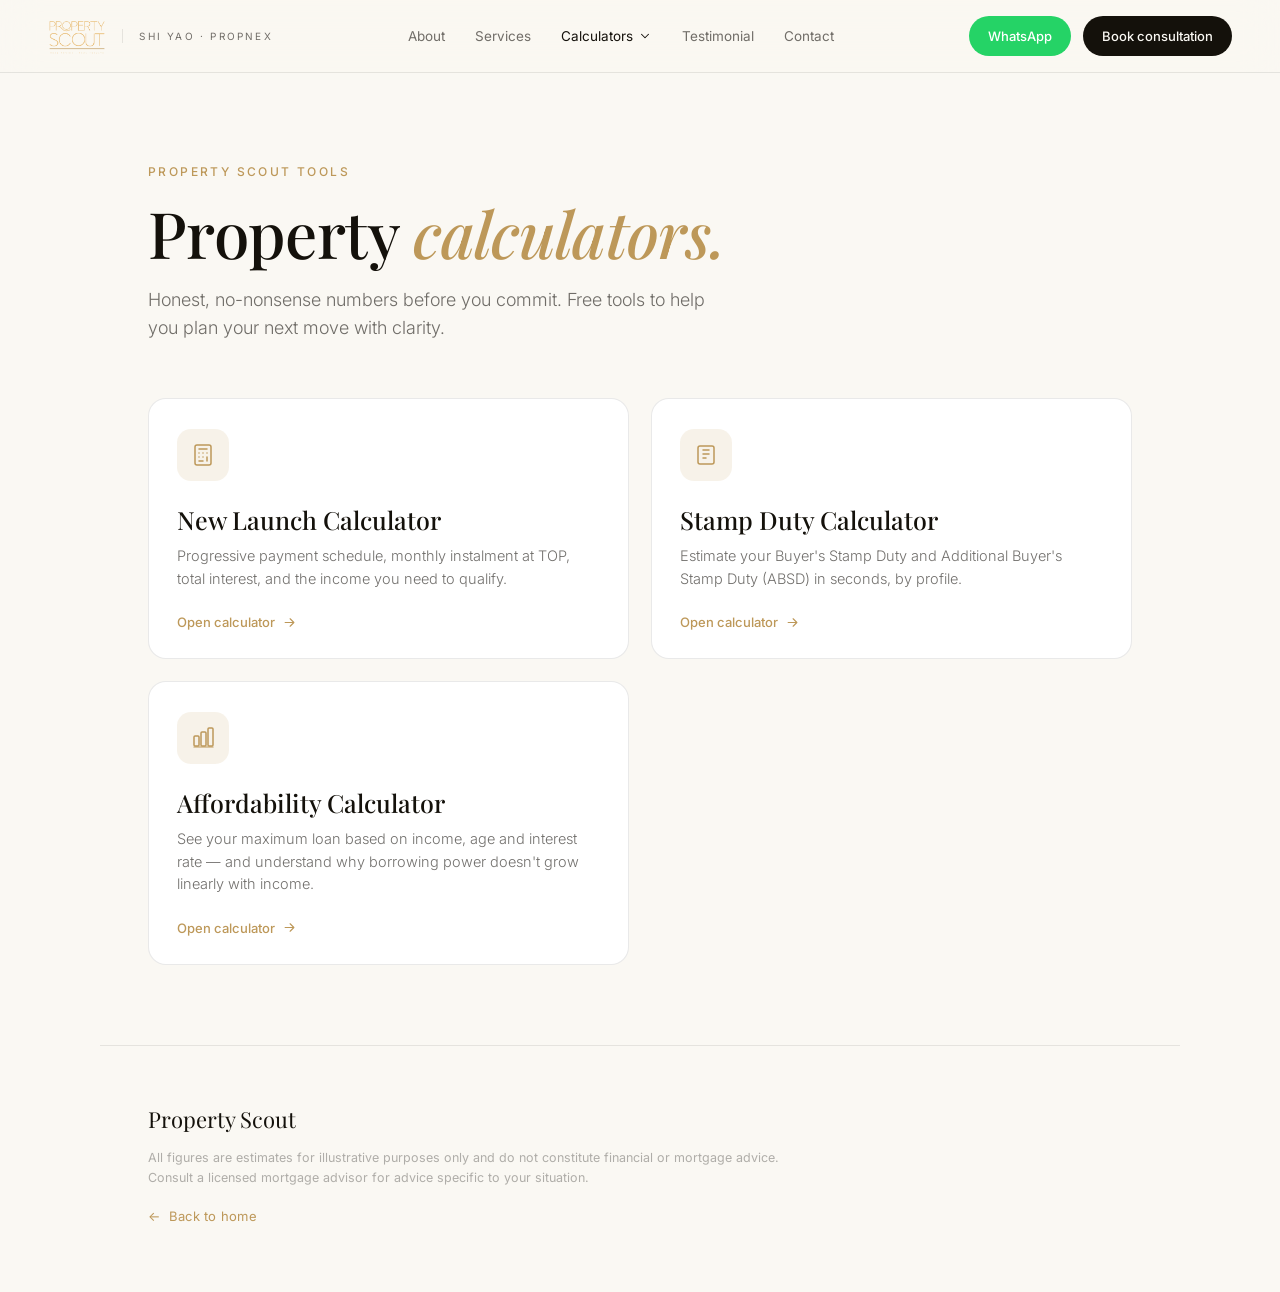
<file: calculators.html>
<!DOCTYPE html>
<html lang="en">
<head>
<meta charset="UTF-8">
<meta name="viewport" content="width=device-width, initial-scale=1.0">
<title>Calculators — Property Scout</title>

<!-- Meta Pixel Code -->
<script>
!function(f,b,e,v,n,t,s)
{if(f.fbq)return;n=f.fbq=function(){n.callMethod?
n.callMethod.apply(n,arguments):n.queue.push(arguments)};
if(!f._fbq)f._fbq=n;n.push=n;n.loaded=!0;n.version='2.0';
n.queue=[];t=b.createElement(e);t.async=!0;
t.src=v;s=b.getElementsByTagName(e)[0];
s.parentNode.insertBefore(t,s)}(window, document,'script',
'https://connect.facebook.net/en_US/fbevents.js');
fbq('init', '2206597736798243');
fbq('track', 'PageView');
</script>
<!-- End Meta Pixel Code -->

<link rel="preconnect" href="https://fonts.googleapis.com">
<link rel="preconnect" href="https://fonts.gstatic.com" crossorigin>
<link href="https://fonts.googleapis.com/css2?family=Playfair+Display:ital,wght@0,400;0,500;0,600;1,400;1,500&family=Inter:wght@300;400;500;600&display=swap" rel="stylesheet">
<style>
:root {
  --ink: #14110b;
  --ink-60: rgba(20,17,11,0.6);
  --ink-30: rgba(20,17,11,0.32);
  --ink-10: rgba(20,17,11,0.09);
  --gold: #bd9859;
  --gold-light: #ead7b3;
  --gold-dim: rgba(189,152,89,0.13);
  --cream: #faf8f3;
  --white: #ffffff;
}
* { margin: 0; padding: 0; box-sizing: border-box; }
body {
  font-family: 'Inter', sans-serif;
  background: var(--cream);
  color: var(--ink);
  -webkit-font-smoothing: antialiased;
  line-height: 1.55;
}

/* NAV */
.ps-nav {
  position: sticky; top: 0; z-index: 50;
  backdrop-filter: blur(18px) saturate(160%);
  -webkit-backdrop-filter: blur(18px) saturate(160%);
  background: color-mix(in oklab, var(--cream) 78%, transparent);
  border-bottom: 1px solid var(--ink-10);
}
.ps-nav-inner {
  max-width: 1320px; margin: 0 auto;
  padding: 0 clamp(20px, 4vw, 48px);
  height: 72px;
  display: flex; align-items: center; justify-content: space-between; gap: 24px;
}
.ps-brand { display: flex; align-items: center; gap: 16px; text-decoration: none; }
.ps-brand img { height: 38px; width: auto; display: block; }
.ps-brand-sub {
  font-size: 10px; letter-spacing: 0.22em; text-transform: uppercase;
  color: var(--ink-60); padding-left: 16px; border-left: 1px solid var(--ink-10); line-height: 1.4;
}
.ps-nav-links { display: flex; align-items: center; gap: 30px; }
.ps-nav-links a {
  font-size: 13.5px; color: var(--ink-60); text-decoration: none; position: relative;
  padding: 8px 0; transition: color .2s ease; white-space: nowrap;
}
.ps-nav-links a:hover { color: var(--gold); }
.ps-nav-links a.active { color: var(--ink); }
/* Calculators dropdown (static pages) */
.ps-dd { position: relative; display: inline-flex; align-items: center; }
.ps-dd-trigger {
  display: inline-flex; align-items: center; gap: 5px; cursor: pointer;
  font-size: 13.5px; color: var(--ink-60);
  padding: 8px 0; transition: color .2s ease; white-space: nowrap; background: none; border: 0;
}
.ps-dd-trigger.active { color: var(--ink); }
.ps-dd-chev { transition: transform .25s ease; }
.ps-dd:hover .ps-dd-trigger, .ps-dd:focus-within .ps-dd-trigger { color: var(--gold); }
.ps-dd:hover .ps-dd-chev, .ps-dd:focus-within .ps-dd-chev { transform: rotate(180deg); }
.ps-dd-menu {
  position: absolute; top: 100%; left: 50%; transform: translateX(-50%) translateY(8px);
  min-width: 248px; padding: 8px;
  background: #fff; border: 1px solid var(--ink-10); border-radius: 14px;
  box-shadow: 0 18px 50px -12px rgba(20,17,11,0.28);
  opacity: 0; visibility: hidden; pointer-events: none;
  transition: opacity .2s ease, visibility .2s; z-index: 60;
}
.ps-dd:hover .ps-dd-menu, .ps-dd:focus-within .ps-dd-menu {
  opacity: 1; visibility: visible; pointer-events: auto;
}
.ps-dd-menu::before { content: ""; position: absolute; top: -10px; left: 0; right: 0; height: 10px; }
.ps-dd-item {
  display: flex; align-items: center; justify-content: space-between; gap: 12px;
  padding: 11px 14px; border-radius: 9px;
  font-size: 14px; color: var(--ink); text-decoration: none;
  transition: background .15s ease, color .15s ease;
}
.ps-dd-item:hover { background: rgba(189,152,89,0.10); color: var(--gold); }
.ps-dd-item.active { color: var(--gold); }
.ps-dd-item.is-soon { color: var(--ink-30); cursor: default; }
.ps-dd-item.is-soon:hover { background: transparent; color: var(--ink-30); }
.ps-dd-soon {
  font-size: 10px; letter-spacing: 0.14em; text-transform: uppercase;
  color: var(--gold); background: rgba(189,152,89,0.13);
  padding: 3px 7px; border-radius: 999px;
}
.ps-dd-sep { height: 1px; background: var(--ink-10); margin: 6px 8px; }
.ps-nav-cta { display: flex; align-items: center; gap: 12px; }
.ps-btn {
  display: inline-flex; align-items: center; gap: 8px;
  height: 40px; padding: 0 18px; border-radius: 999px;
  font-size: 13px; font-weight: 500;
  text-decoration: none; border: 1px solid transparent;
  transition: background .2s ease, color .2s ease, transform .2s ease;
}
.ps-btn:hover { transform: translateY(-1px); }
.ps-btn-wa { background: #25d366; color: #fff; }
.ps-btn-wa:hover { background: #1fb858; }
.ps-btn-primary { background: var(--ink); color: var(--cream); }
.ps-btn-primary:hover { background: var(--gold); color: #14110b; }
@media (max-width: 1024px) { .ps-nav-links { display: none; } }
@media (max-width: 560px) {
  .ps-brand-sub { display: none; }
  .ps-nav-cta .ps-btn-primary { display: none; }
}

/* PAGE */
.page { max-width: 1080px; margin: 0 auto; padding: clamp(48px, 7vw, 90px) clamp(20px, 4vw, 48px) 40px; }
.eyebrow {
  font-size: 12px; letter-spacing: 0.2em; text-transform: uppercase;
  color: var(--gold); font-weight: 500; margin-bottom: 18px;
}
.page-title {
  font-family: 'Playfair Display', serif;
  font-size: clamp(40px, 6vw, 64px); font-weight: 500; line-height: 1.05;
  letter-spacing: -0.01em;
}
.page-title em { font-style: italic; color: var(--gold); }
.page-sub {
  font-size: 18px; font-weight: 300; color: var(--ink-60);
  margin-top: 20px; max-width: 560px;
}

/* GRID */
.calc-grid {
  display: grid; grid-template-columns: repeat(auto-fill, minmax(320px, 1fr));
  gap: 22px; margin-top: 56px;
}
.calc-card {
  position: relative; display: flex; flex-direction: column;
  background: var(--white);
  border: 1px solid var(--ink-10);
  border-radius: 18px;
  padding: 30px 28px 26px;
  text-decoration: none; color: inherit;
  transition: transform .25s ease, box-shadow .25s ease, border-color .25s ease;
  min-height: 230px;
}
.calc-card.live:hover {
  transform: translateY(-4px);
  box-shadow: 0 22px 50px -20px rgba(20,17,11,0.22);
  border-color: var(--gold-light);
}
.calc-card.soon { cursor: default; }
.calc-icon {
  width: 52px; height: 52px; border-radius: 14px;
  background: var(--gold-dim); color: var(--gold);
  display: flex; align-items: center; justify-content: center;
  margin-bottom: 24px;
}
.calc-card h3 {
  font-family: 'Playfair Display', serif;
  font-size: 25px; font-weight: 500; line-height: 1.2;
}
.calc-card p {
  font-size: 14.5px; font-weight: 300; color: var(--ink-60);
  margin-top: 10px; flex: 1;
}
.calc-foot {
  display: inline-flex; align-items: center; gap: 7px;
  margin-top: 22px; font-size: 13px; font-weight: 500; color: var(--gold);
}
.calc-foot svg { transition: transform .25s ease; }
.calc-card.live:hover .calc-foot svg { transform: translateX(3px); }
.calc-badge {
  position: absolute; top: 22px; right: 22px;
  font-size: 10px; letter-spacing: 0.14em; text-transform: uppercase;
  color: var(--ink-60); background: var(--ink-10);
  padding: 5px 10px; border-radius: 999px;
}
.calc-card.soon h3, .calc-card.soon p { opacity: 0.55; }
.calc-card.soon .calc-icon { opacity: 0.5; }

/* FOOTER */
.footer {
  max-width: 1080px; margin: 0 auto;
  padding: 56px clamp(20px, 4vw, 48px) 64px;
  border-top: 1px solid var(--ink-10); margin-top: 40px;
}
.footer-brand { font-family: 'Playfair Display', serif; font-size: 22px; color: var(--ink); }
.footer-disc { font-size: 12.5px; color: var(--ink-30); margin-top: 12px; max-width: 640px; line-height: 1.6; }
.footer a.back {
  display: inline-flex; align-items: center; gap: 8px; margin-top: 18px;
  font-size: 13px; color: var(--gold); text-decoration: none; letter-spacing: 0.02em;
}
</style>
<template id="__bundler_thumbnail" data-bg-color="#14110b">
  <svg viewBox="0 0 1200 800" xmlns="http://www.w3.org/2000/svg">
    <rect width="1200" height="800" fill="#14110b"/>
    <g transform="translate(490,250)" fill="none" stroke="#bd9859" stroke-width="10" stroke-linecap="round">
      <rect x="0" y="0" width="220" height="300" rx="22"/>
      <line x1="0" y1="86" x2="220" y2="86"/>
      <circle cx="55" cy="150" r="12" fill="#bd9859" stroke="none"/>
      <circle cx="110" cy="150" r="12" fill="#bd9859" stroke="none"/>
      <circle cx="165" cy="150" r="12" fill="#bd9859" stroke="none"/>
      <circle cx="55" cy="215" r="12" fill="#bd9859" stroke="none"/>
      <circle cx="110" cy="215" r="12" fill="#bd9859" stroke="none"/>
      <rect x="151" y="201" width="28" height="55" rx="8" fill="#e6b86d" stroke="none"/>
    </g>
    <text x="600" y="640" text-anchor="middle" font-family="Georgia, serif" font-size="46" fill="#faf8f3">Calculators</text>
  </svg>
</template>
</head>
<body>
<nav class="ps-nav">
  <div class="ps-nav-inner">
    <a class="ps-brand" href="index.html" aria-label="Property Scout — home">
      <img src="assets/property-scout-logo.png" alt="Property Scout" />
      <span class="ps-brand-sub">Shi Yao · PropNex</span>
    </a>
    <div class="ps-nav-links">
      <a href="index.html#about">About</a>
      <a href="index.html#services">Services</a>
      <div class="ps-dd" tabindex="0">
        <span class="ps-dd-trigger active">Calculators
          <svg class="ps-dd-chev" width="14" height="14" viewBox="0 0 24 24" fill="none" stroke="currentColor" stroke-width="1.8" stroke-linecap="round" stroke-linejoin="round"><path d="M6 9l6 6 6-6"/></svg>
        </span>
        <div class="ps-dd-menu">
          <a class="ps-dd-item active" href="calculators.html"><span>All calculators</span></a>
          <div class="ps-dd-sep"></div>
          <a class="ps-dd-item" href="New Launch Calculator.html"><span>New Launch Calculator</span></a>
          <a class="ps-dd-item" href="Stamp Duty Calculator.html"><span>Stamp Duty Calculator</span></a>
          <a class="ps-dd-item" href="Affordability Calculator.html"><span>Affordability Calculator</span></a>
        </div>
      </div>
      <a href="index.html#testimonial">Testimonial</a>
      <a href="index.html#contact">Contact</a>
    </div>
    <div class="ps-nav-cta">
      <a class="ps-btn ps-btn-wa" href="https://wa.me/6588877800?text=Hi%20Shi%20Yao%2C%20I'd%20like%20to%20find%20out%20more%20about%20my%20property%20options." target="_blank" rel="noreferrer">WhatsApp</a>
      <a class="ps-btn ps-btn-primary" href="index.html#contact">Book consultation</a>
    </div>
  </div>
</nav>

<div class="page">
  <div class="eyebrow">Property Scout tools</div>
  <h1 class="page-title">Property <em>calculators.</em></h1>
  <p class="page-sub">Honest, no-nonsense numbers before you commit. Free tools to help you plan your next move with clarity.</p>

  <div class="calc-grid">
    <a class="calc-card live" href="New Launch Calculator.html">
      <div class="calc-icon"><svg width="24" height="24" viewBox="0 0 24 24" fill="none" stroke="currentColor" stroke-width="1.5" stroke-linecap="round" stroke-linejoin="round"><rect x="4" y="2" width="16" height="20" rx="2"/><path d="M8 6h8M8 10h0M12 10h0M16 10h0M8 14h0M12 14h0M16 14v4M8 18h4"/></svg></div>
      <h3>New Launch Calculator</h3>
      <p>Progressive payment schedule, monthly instalment at TOP, total interest, and the income you need to qualify.</p>
      <span class="calc-foot">Open calculator <svg width="15" height="15" viewBox="0 0 24 24" fill="none" stroke="currentColor" stroke-width="1.8" stroke-linecap="round" stroke-linejoin="round"><path d="M5 12h14M13 6l6 6-6 6"/></svg></span>
    </a>

    <a class="calc-card live" href="Stamp Duty Calculator.html">
      <div class="calc-icon"><svg width="24" height="24" viewBox="0 0 24 24" fill="none" stroke="currentColor" stroke-width="1.5" stroke-linecap="round" stroke-linejoin="round"><path d="M9 7h6M9 11h6M9 15h3"/><rect x="4" y="3" width="16" height="18" rx="2"/></svg></div>
      <h3>Stamp Duty Calculator</h3>
      <p>Estimate your Buyer's Stamp Duty and Additional Buyer's Stamp Duty (ABSD) in seconds, by profile.</p>
      <span class="calc-foot">Open calculator <svg width="15" height="15" viewBox="0 0 24 24" fill="none" stroke="currentColor" stroke-width="1.8" stroke-linecap="round" stroke-linejoin="round"><path d="M5 12h14M13 6l6 6-6 6"/></svg></span>
    </a>

    <a class="calc-card live" href="Affordability Calculator.html">
      <div class="calc-icon"><svg width="24" height="24" viewBox="0 0 24 24" fill="none" stroke="currentColor" stroke-width="1.5" stroke-linecap="round" stroke-linejoin="round"><rect x="3" y="10" width="5" height="10" rx="1"/><rect x="10" y="6" width="5" height="14" rx="1"/><rect x="17" y="2" width="5" height="18" rx="1"/><path d="M3 21h19" stroke-width="1.2"/></svg></div>
      <h3>Affordability Calculator</h3>
      <p>See your maximum loan based on income, age and interest rate — and understand why borrowing power doesn't grow linearly with income.</p>
      <span class="calc-foot">Open calculator <svg width="15" height="15" viewBox="0 0 24 24" fill="none" stroke="currentColor" stroke-width="1.8" stroke-linecap="round" stroke-linejoin="round"><path d="M5 12h14M13 6l6 6-6 6"/></svg></span>
    </a>
  </div>
</div>

<footer class="footer">
  <div class="footer-brand">Property Scout</div>
  <p class="footer-disc">All figures are estimates for illustrative purposes only and do not constitute financial or mortgage advice. Consult a licensed mortgage advisor for advice specific to your situation.</p>
  <a class="back" href="index.html">&larr;&nbsp; Back to home</a>
</footer>
</body>
</html>
</file>
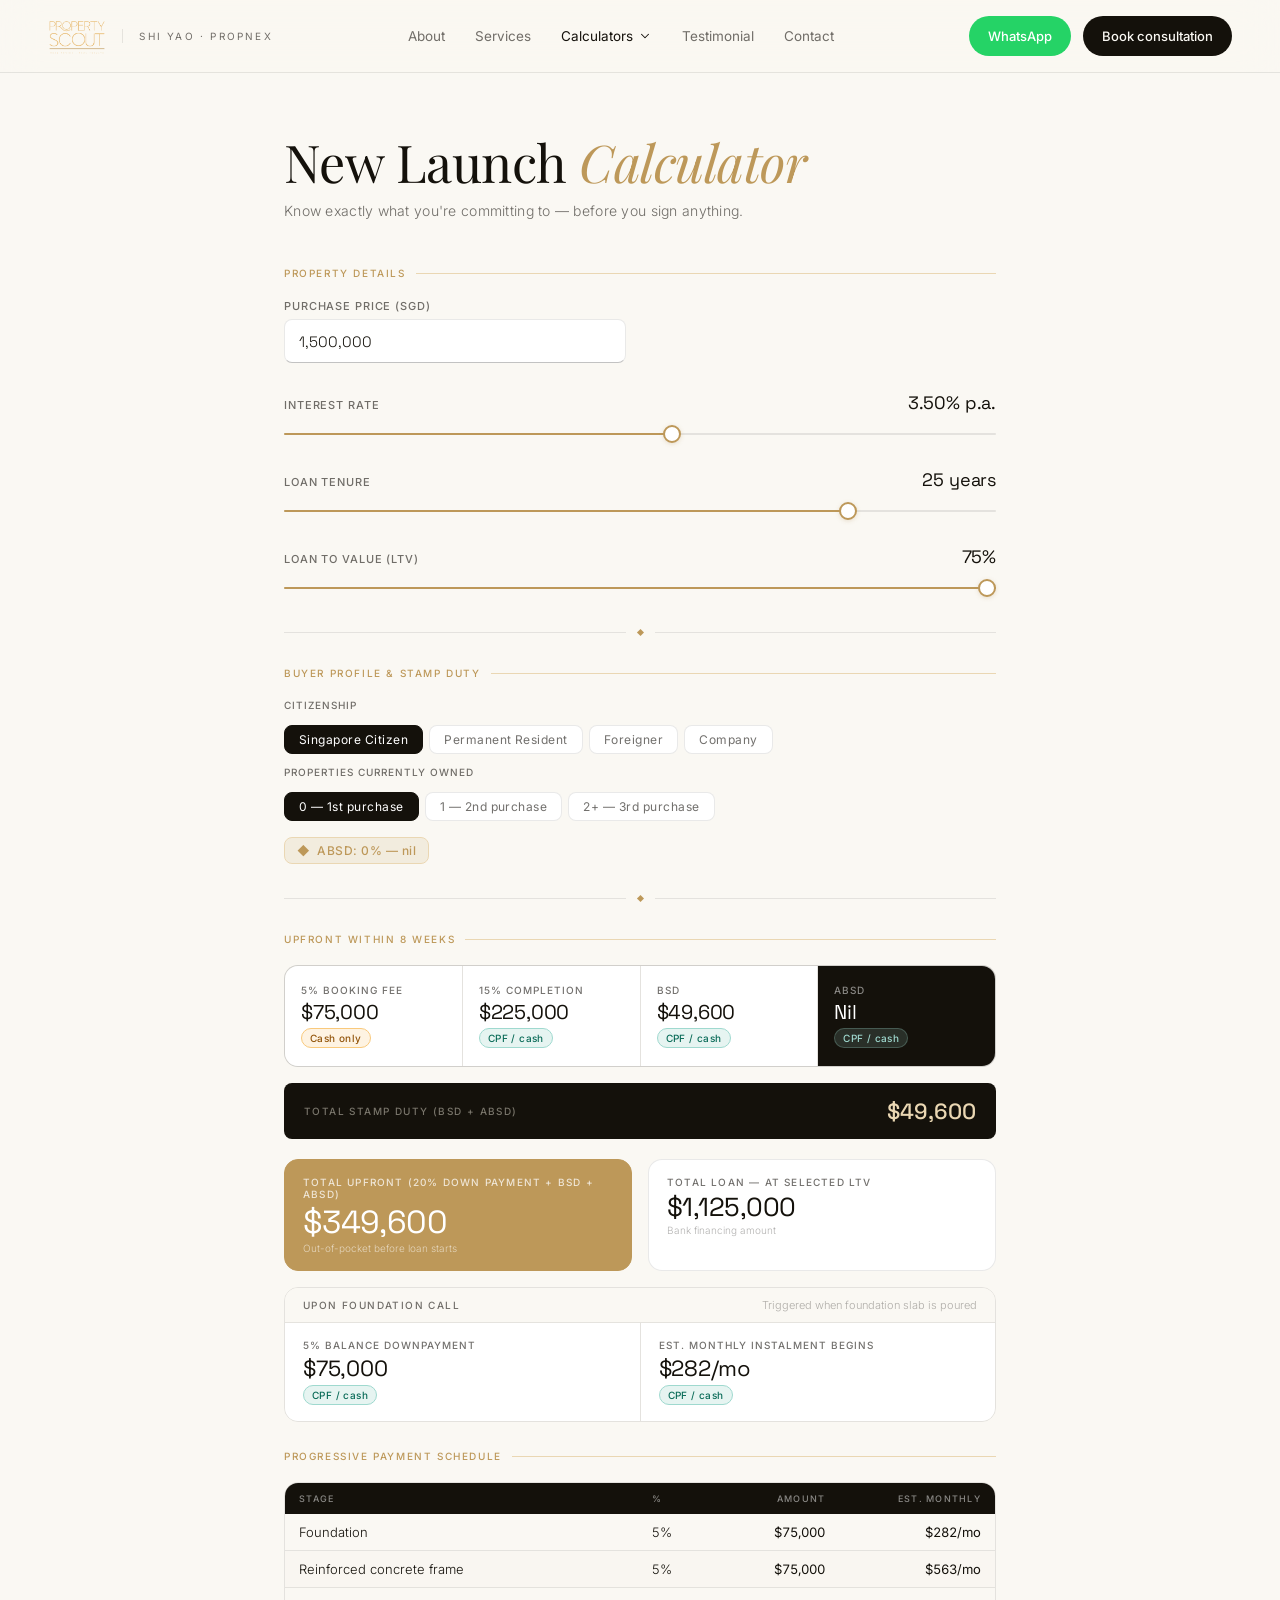
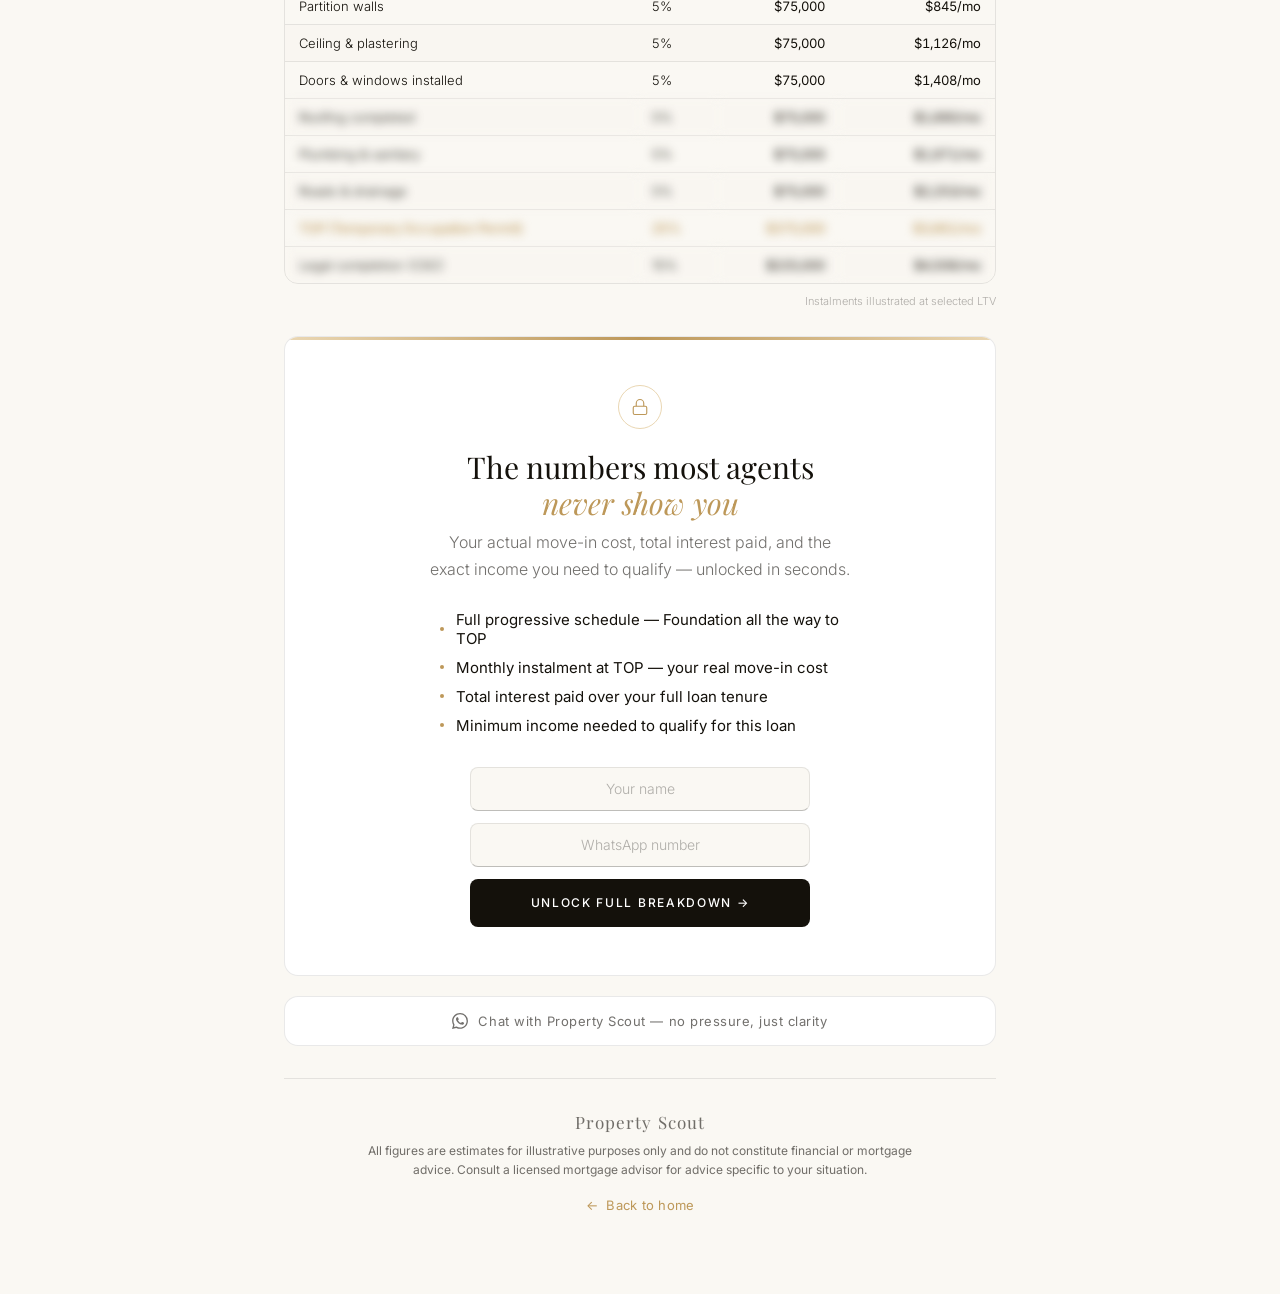
<file: New Launch Calculator.html>
<!DOCTYPE html>
<html lang="en">
<head>
<meta charset="UTF-8">
<meta name="viewport" content="width=device-width, initial-scale=1.0">
<title>New Launch Calculator — Property Scout</title>

<!-- Meta Pixel Code -->
<script>
!function(f,b,e,v,n,t,s)
{if(f.fbq)return;n=f.fbq=function(){n.callMethod?
n.callMethod.apply(n,arguments):n.queue.push(arguments)};
if(!f._fbq)f._fbq=n;n.push=n;n.loaded=!0;n.version='2.0';
n.queue=[];t=b.createElement(e);t.async=!0;
t.src=v;s=b.getElementsByTagName(e)[0];
s.parentNode.insertBefore(t,s)}(window, document,'script',
'https://connect.facebook.net/en_US/fbevents.js');
fbq('init', '2206597736798243');
fbq('track', 'PageView');
</script>
<!-- End Meta Pixel Code -->
<link rel="preconnect" href="https://fonts.googleapis.com">
<link rel="preconnect" href="https://fonts.gstatic.com" crossorigin>
<link href="https://fonts.googleapis.com/css2?family=Playfair+Display:ital,wght@0,400;0,500;0,600;1,400;1,500&family=Inter:wght@300;400;500;600&family=Space+Grotesk:wght@300;400;500&display=swap" rel="stylesheet">
<style>
:root {
  --ink: #14110b;
  --ink-60: rgba(20,17,11,0.6);
  --ink-30: rgba(20,17,11,0.32);
  --ink-10: rgba(20,17,11,0.09);
  --gold: #bd9859;
  --gold-light: #ead7b3;
  --gold-dim: rgba(189,152,89,0.13);
  --cream: #faf8f3;
  --white: #ffffff;
  --radius: 8px;
  --radius-lg: 14px;
}

*, *::before, *::after { box-sizing: border-box; margin: 0; padding: 0; }

body {
  font-family: 'Inter', sans-serif;
  background: var(--cream);
  color: var(--ink);
  min-height: 100vh;
}

.page {
  max-width: 760px;
  margin: 0 auto;
  padding: 60px 24px 80px;
}

/* HEADER */
.header {
  display: flex;
  align-items: flex-start;
  justify-content: space-between;
  margin-bottom: 56px;
  padding-bottom: 32px;
  border-bottom: 1px solid var(--ink-10);
}

.logo {
  display: flex;
  flex-direction: column;
  gap: 2px;
}

.logo-name {
  font-family: 'Playfair Display', serif;
  font-size: 22px;
  font-weight: 500;
  letter-spacing: 0.04em;
  color: var(--ink);
}

.header-tag {
  font-size: 11px;
  color: var(--ink-60);
  text-align: right;
  line-height: 1.6;
  padding-top: 4px;
}

/* HERO */
.hero {
  margin-bottom: 48px;
}

.hero-title {
  font-family: 'Playfair Display', serif;
  font-size: 52px;
  font-weight: 300;
  line-height: 1.1;
  letter-spacing: -0.01em;
  color: var(--ink);
  margin-bottom: 12px;
  white-space: nowrap;
}

.hero-title em {
  font-style: italic;
  color: var(--gold);
}

.hero-sub {
  font-size: 14px;
  color: var(--ink-60);
  font-weight: 300;
  letter-spacing: 0.02em;
}

/* DIVIDER */
.rule {
  display: flex;
  align-items: center;
  gap: 12px;
  margin: 32px 0;
}
.rule::before, .rule::after {
  content: '';
  flex: 1;
  height: 1px;
  background: var(--ink-10);
}
.rule-diamond {
  width: 5px;
  height: 5px;
  background: var(--gold);
  transform: rotate(45deg);
  flex-shrink: 0;
}

/* SECTION LABEL */
.section-label {
  font-size: 10px;
  font-weight: 500;
  letter-spacing: 0.16em;
  text-transform: uppercase;
  color: var(--gold);
  margin-bottom: 20px;
  display: flex;
  align-items: center;
  gap: 10px;
}
.section-label::after {
  content: '';
  flex: 1;
  height: 1px;
  background: var(--gold-light);
}

/* INPUT GRID */
.input-grid {
  display: grid;
  grid-template-columns: 1fr 1fr;
  gap: 20px 28px;
  margin-bottom: 28px;
}

.input-grid.three {
  grid-template-columns: 1fr 1fr 1fr;
}

.field { display: flex; flex-direction: column; gap: 6px; }

.field label {
  font-size: 11px;
  font-weight: 500;
  letter-spacing: 0.08em;
  text-transform: uppercase;
  color: var(--ink-60);
}

.field input[type=number],
.field input[type=text] {
  height: 44px;
  padding: 0 14px;
  font-size: 15px;
  font-family: 'Inter', sans-serif;
  font-weight: 300;
  border: 1px solid var(--ink-10);
  border-bottom: 1px solid rgba(14,14,14,0.25);
  background: var(--white);
  color: var(--ink);
  border-radius: var(--radius);
  outline: none;
  transition: border-color 0.2s;
}

.field input:focus {
  border-color: var(--gold);
  border-bottom-color: var(--gold);
}

/* SLEEK SLIDER */
.slider-field { margin-bottom: 24px; }

.slider-top {
  display: flex;
  justify-content: space-between;
  align-items: baseline;
  margin-bottom: 10px;
}

.slider-top .s-label {
  font-size: 11px;
  font-weight: 500;
  letter-spacing: 0.08em;
  text-transform: uppercase;
  color: var(--ink-60);
}

.slider-top .s-val {
  font-family: 'Space Grotesk', sans-serif;
  font-size: 18px;
  font-weight: 400;
  color: var(--ink);
  letter-spacing: -0.01em;
}

.slider-track-wrap {
  position: relative;
  height: 20px;
  display: flex;
  align-items: center;
}

.slider-track-bg {
  position: absolute;
  left: 0; right: 0;
  height: 2px;
  background: var(--ink-10);
  border-radius: 1px;
}

.slider-track-fill {
  position: absolute;
  left: 0;
  height: 2px;
  background: var(--gold);
  border-radius: 1px;
  pointer-events: none;
}

input[type=range] {
  -webkit-appearance: none;
  position: relative;
  width: 100%;
  height: 20px;
  background: transparent;
  outline: none;
  cursor: pointer;
  margin: 0;
  z-index: 1;
}
input[type=range]::-webkit-slider-runnable-track {
  height: 2px;
  background: transparent;
}
input[type=range]::-webkit-slider-thumb {
  -webkit-appearance: none;
  width: 18px;
  height: 18px;
  background: var(--white);
  border: 2px solid var(--gold);
  border-radius: 50%;
  cursor: pointer;
  transition: transform 0.15s, box-shadow 0.15s;
  margin-top: -8px;
  box-shadow: 0 1px 4px rgba(184,149,90,0.25);
}
input[type=range]::-webkit-slider-thumb:hover {
  transform: scale(1.2);
  box-shadow: 0 2px 8px rgba(184,149,90,0.4);
}
input[type=range]::-webkit-slider-thumb:active {
  transform: scale(1.1);
  background: var(--gold);
}
input[type=range]::-moz-range-thumb {
  width: 18px;
  height: 18px;
  background: var(--white);
  border: 2px solid var(--gold);
  border-radius: 50%;
  cursor: pointer;
}

/* SEG CONTROL */
.seg-wrap { display: flex; gap: 0; margin-bottom: 20px; }
.seg-group { display: flex; flex-wrap: wrap; gap: 6px; }
.seg-btn {
  padding: 6px 14px;
  font-size: 12px;
  font-family: 'Inter', sans-serif;
  font-weight: 400;
  letter-spacing: 0.04em;
  border: 1px solid var(--ink-10);
  background: var(--white);
  color: var(--ink-60);
  cursor: pointer;
  border-radius: var(--radius);
  transition: all 0.15s;
}
.seg-btn:hover { border-color: var(--gold-light); color: var(--ink); }
.seg-btn.active {
  background: var(--ink);
  color: var(--white);
  border-color: var(--ink);
}

/* ABSD TAG */
.absd-tag {
  display: inline-flex;
  align-items: center;
  gap: 6px;
  font-size: 12px;
  font-weight: 500;
  padding: 5px 12px;
  border: 1px solid var(--gold-light);
  color: var(--gold);
  background: var(--gold-dim);
  border-radius: var(--radius);
  letter-spacing: 0.04em;
}

/* RESULTS STRIP */
.results-strip {
  display: grid;
  grid-template-columns: repeat(4, 1fr);
  gap: 1px;
  background: var(--ink-10);
  border: 1px solid var(--ink-10);
  border-radius: var(--radius-lg);
  overflow: hidden;
  margin-bottom: 16px;
}

.result-cell {
  background: var(--white);
  padding: 18px 16px;
  display: flex;
  flex-direction: column;
  gap: 6px;
}

.result-cell.accent { background: var(--ink); }
.result-cell.accent .r-label { color: rgba(255,255,255,0.5); }
.result-cell.accent .r-val { color: var(--white); }

.r-label {
  font-size: 10px;
  letter-spacing: 0.1em;
  text-transform: uppercase;
  color: var(--ink-60);
  font-weight: 500;
}

.r-val {
  font-family: 'Space Grotesk', sans-serif;
  font-size: 20px;
  font-weight: 400;
  color: var(--ink);
  line-height: 1;
  letter-spacing: -0.01em;
}

.pay-badge {
  display: inline-flex;
  align-items: center;
  gap: 4px;
  font-size: 10px;
  font-weight: 500;
  padding: 3px 8px;
  border-radius: 20px;
  width: fit-content;
  letter-spacing: 0.04em;
}

.pay-cash {
  background: #fef3e2;
  color: #92540a;
  border: 1px solid #f9c97c;
}

.pay-cpf {
  background: #e6f4f1;
  color: #0a6b58;
  border: 1px solid #9fd9cf;
}

.result-cell.accent .pay-cash {
  background: rgba(249,201,124,0.2);
  color: #f9c97c;
  border-color: rgba(249,201,124,0.3);
}

.result-cell.accent .pay-cpf {
  background: rgba(159,217,207,0.15);
  color: #9fd9cf;
  border-color: rgba(159,217,207,0.25);
}

/* STAMP TOTAL BAR */
.stamp-total-bar {
  display: flex; justify-content: space-between; align-items: center;
  padding: 14px 20px;
  background: var(--ink); border-radius: var(--radius);
  margin-bottom: 20px;
}
.stamp-total-label {
  font-size: 10px; font-weight: 500; letter-spacing: 0.14em;
  text-transform: uppercase; color: rgba(245,239,225,.45);
}
.stamp-total-val {
  font-family: 'Space Grotesk', sans-serif;
  font-size: 22px; font-weight: 500; color: var(--gold-light);
}

/* SUMMARY BAR */
.summary-bar {
  display: grid;
  grid-template-columns: 1fr 1fr;
  gap: 16px;
  margin-bottom: 16px;
}

.sum-card {
  border: 1px solid var(--ink-10);
  border-radius: var(--radius-lg);
  padding: 16px 18px;
  background: var(--white);
}

.sum-card.hero-card {
  background: var(--gold);
  border-color: var(--gold);
}

.sum-card.hero-card .s-l { color: rgba(255,255,255,0.75); }
.sum-card.hero-card .s-v { color: var(--white); font-size: 32px; }
.sum-card.hero-card .s-note { color: rgba(255,255,255,0.6); }

.sum-card .s-l {
  font-size: 10px;
  font-weight: 500;
  letter-spacing: 0.12em;
  text-transform: uppercase;
  color: var(--ink-60);
  margin-bottom: 6px;
}

.sum-card .s-v {
  font-family: 'Space Grotesk', sans-serif;
  font-size: 26px;
  font-weight: 400;
  color: var(--ink);
  line-height: 1;
  letter-spacing: -0.02em;
}

.sum-card .s-note {
  font-size: 10px;
  color: var(--ink-30);
  margin-top: 4px;
  font-weight: 300;
}

/* FOUNDATION CALL CARD */
.foundation-card {
  border: 1px solid var(--ink-10);
  border-radius: var(--radius-lg);
  overflow: hidden;
  margin-bottom: 28px;
}

.foundation-header {
  background: var(--cream);
  border-bottom: 1px solid var(--ink-10);
  padding: 10px 18px;
  display: flex;
  align-items: center;
  justify-content: space-between;
}

.foundation-header-label {
  font-size: 10px;
  font-weight: 500;
  letter-spacing: 0.14em;
  text-transform: uppercase;
  color: var(--ink-60);
}

.foundation-header-sub {
  font-size: 11px;
  color: var(--ink-30);
  font-weight: 300;
}

.foundation-body {
  display: grid;
  grid-template-columns: 1fr 1fr;
  gap: 1px;
  background: var(--ink-10);
}

.foundation-cell {
  background: var(--white);
  padding: 16px 18px;
  display: flex;
  flex-direction: column;
  gap: 6px;
}

.f-label {
  font-size: 10px;
  font-weight: 500;
  letter-spacing: 0.1em;
  text-transform: uppercase;
  color: var(--ink-60);
}

.f-val {
  font-family: 'Space Grotesk', sans-serif;
  font-size: 22px;
  font-weight: 400;
  color: var(--ink);
  line-height: 1;
  letter-spacing: -0.01em;
}


/* INSTALMENT CARD */
.instalment-card {
  border: 1px solid var(--gold-light);
  background: var(--gold-dim);
  border-radius: var(--radius-lg);
  padding: 16px 18px;
  margin-bottom: 28px;
  display: flex;
  justify-content: space-between;
  align-items: center;
}

.inst-label {
  font-size: 11px;
  font-weight: 500;
  letter-spacing: 0.1em;
  text-transform: uppercase;
  color: var(--gold);
}

.inst-val {
  font-family: 'Space Grotesk', sans-serif;
  font-size: 30px;
  font-weight: 400;
  color: var(--ink);
  letter-spacing: -0.02em;
}

/* PROGRESS TABLE */
.prog-wrap {
  border: 1px solid var(--ink-10);
  border-radius: var(--radius-lg);
  overflow: hidden;
  margin-bottom: 10px;
}

.prog-table {
  width: 100%;
  border-collapse: collapse;
  font-size: 13px;
}

.prog-table thead tr {
  background: var(--ink);
}

.prog-table th {
  padding: 10px 14px;
  font-size: 9px;
  font-weight: 500;
  letter-spacing: 0.14em;
  text-transform: uppercase;
  color: rgba(255,255,255,0.5);
  text-align: left;
}

.prog-table th.right { text-align: right; }

.prog-table td {
  padding: 10px 14px;
  border-bottom: 1px solid var(--ink-10);
  color: var(--ink);
  font-weight: 300;
}

.prog-table td.right {
  text-align: right;
  font-variant-numeric: tabular-nums;
  font-weight: 400;
}

.prog-table td.highlight {
  font-weight: 500;
  color: var(--gold);
}

.prog-table tr:last-child td { border-bottom: none; }

.prog-table tbody tr:nth-child(even) td { background: rgba(248,245,240,0.6); }

.blurred td { filter: blur(5px); user-select: none; pointer-events: none; }

/* GATE */
.gate {
  position: relative;
  border: 1px solid var(--ink-10);
  border-radius: var(--radius-lg);
  padding: 48px 40px;
  text-align: center;
  background: var(--white);
  margin-bottom: 20px;
  overflow: hidden;
}

.gate::before {
  content: '';
  position: absolute;
  top: 0; left: 0; right: 0;
  height: 3px;
  background: linear-gradient(90deg, var(--gold-light), var(--gold), var(--gold-light));
}

.gate-icon {
  width: 44px;
  height: 44px;
  border: 1px solid var(--gold-light);
  border-radius: 50%;
  display: flex;
  align-items: center;
  justify-content: center;
  margin: 0 auto 20px;
  color: var(--gold);
  font-size: 18px;
}

.gate h3 {
  font-family: 'Playfair Display', serif;
  font-size: 30px;
  font-weight: 400;
  line-height: 1.2;
  margin-bottom: 8px;
}

.gate h3 em { font-style: italic; color: var(--gold); }

.gate p {
  font-size: 16px;
  font-weight: 300;
  color: var(--ink-60);
  margin-bottom: 28px;
  max-width: 420px;
  margin-left: auto;
  margin-right: auto;
  line-height: 1.65;
}

.gate-features {
  display: flex;
  flex-direction: column;
  gap: 10px;
  max-width: 400px;
  margin: 0 auto 32px;
  text-align: left;
}

.gate-feature {
  display: flex;
  align-items: center;
  gap: 12px;
  font-size: 15px;
  font-weight: 400;
  color: var(--ink);
}

.gate-feature::before {
  content: '';
  width: 4px;
  height: 4px;
  background: var(--gold);
  border-radius: 50%;
  flex-shrink: 0;
}

.gate-form {
  display: flex;
  flex-direction: column;
  gap: 12px;
  max-width: 340px;
  margin: 0 auto;
}

.gate-form input {
  height: 44px;
  padding: 0 16px;
  font-size: 14px;
  font-family: 'Inter', sans-serif;
  font-weight: 300;
  border: 1px solid var(--ink-10);
  border-bottom: 1px solid rgba(14,14,14,0.25);
  background: var(--cream);
  color: var(--ink);
  border-radius: var(--radius);
  outline: none;
  transition: border-color 0.2s;
  text-align: center;
}

.gate-form input::placeholder { color: var(--ink-30); }
.gate-form input:focus { border-color: var(--gold); }

.btn-unlock {
  height: 48px;
  background: var(--ink);
  color: var(--white);
  font-family: 'Inter', sans-serif;
  font-size: 12px;
  font-weight: 500;
  letter-spacing: 0.14em;
  text-transform: uppercase;
  border: none;
  border-radius: var(--radius);
  cursor: pointer;
  transition: opacity 0.2s, transform 0.15s;
}
.btn-unlock:hover { opacity: 0.85; }
.btn-unlock:active { transform: scale(0.99); }

.error-msg {
  font-size: 11px;
  color: #c0392b;
  text-align: center;
}

/* UNLOCKED */
.unlocked-grid {
  display: grid;
  grid-template-columns: 1fr 1fr 1fr;
  gap: 1px;
  background: var(--gold-light);
  border: 1px solid var(--gold-light);
  border-radius: var(--radius-lg);
  overflow: hidden;
  margin-bottom: 20px;
}

.unlocked-cell {
  background: var(--white);
  padding: 22px 18px;
}

.u-label {
  font-size: 10px;
  font-weight: 500;
  letter-spacing: 0.12em;
  text-transform: uppercase;
  color: var(--gold);
  margin-bottom: 6px;
}

.u-val {
  font-family: 'Space Grotesk', sans-serif;
  font-size: 22px;
  font-weight: 400;
  color: var(--ink);
  line-height: 1;
  letter-spacing: -0.01em;
}

.u-sub {
  font-size: 10px;
  color: var(--ink-30);
  margin-top: 4px;
  font-weight: 300;
}

/* WA BUTTON */
.wa-btn {
  display: flex;
  align-items: center;
  justify-content: center;
  gap: 10px;
  height: 50px;
  border: 1px solid var(--ink-10);
  border-radius: var(--radius-lg);
  background: var(--white);
  font-size: 13px;
  font-weight: 400;
  color: var(--ink-60);
  text-decoration: none;
  letter-spacing: 0.04em;
  margin-bottom: 32px;
  transition: all 0.2s;
}
.wa-btn:hover {
  border-color: var(--gold-light);
  color: var(--gold);
  background: var(--gold-dim);
}

/* FOOTER */
.footer {
  text-align: center;
  padding-top: 32px;
  border-top: 1px solid var(--ink-10);
}

.footer-brand {
  font-family: 'Playfair Display', serif;
  font-size: 17px;
  color: var(--ink-60);
  letter-spacing: 0.06em;
  margin-bottom: 8px;
}

.footer-disc {
  font-size: 12px;
  font-weight: 400;
  color: var(--ink-60);
  line-height: 1.6;
  max-width: 560px;
  margin: 0 auto;
}

/* ───────── BRAND NAV ───────── */
.ps-nav {
  position: sticky; top: 0; z-index: 50;
  backdrop-filter: blur(18px) saturate(160%);
  -webkit-backdrop-filter: blur(18px) saturate(160%);
  background: color-mix(in oklab, var(--cream) 78%, transparent);
  border-bottom: 1px solid var(--ink-10);
}
.ps-nav-inner {
  max-width: 1320px; margin: 0 auto;
  padding: 0 clamp(20px, 4vw, 48px);
  height: 72px;
  display: flex; align-items: center; justify-content: space-between; gap: 24px;
}
.ps-brand { display: flex; align-items: center; gap: 16px; text-decoration: none; }
.ps-brand img { height: 38px; width: auto; display: block; }
.ps-brand-sub {
  font-size: 10px; letter-spacing: 0.22em; text-transform: uppercase;
  color: var(--ink-60); padding-left: 16px; border-left: 1px solid var(--ink-10); line-height: 1.4;
}
.ps-nav-links { display: flex; align-items: center; gap: 30px; }
.ps-nav-links a {
  font-family: 'Inter', sans-serif;
  font-size: 13.5px; color: var(--ink-60); text-decoration: none; position: relative;
  padding: 8px 0; transition: color .2s ease; white-space: nowrap;
}
.ps-nav-links a:hover { color: var(--gold); }
.ps-nav-links a.active { color: var(--ink); }
/* Calculators dropdown (static pages) */
.ps-dd { position: relative; display: inline-flex; align-items: center; }
.ps-dd-trigger {
  display: inline-flex; align-items: center; gap: 5px; cursor: pointer;
  font-family: 'Inter', sans-serif; font-size: 13.5px; color: var(--ink-60);
  padding: 8px 0; transition: color .2s ease; white-space: nowrap; background: none; border: 0;
}
.ps-dd-trigger.active { color: var(--ink); }
.ps-dd-chev { transition: transform .25s ease; }
.ps-dd:hover .ps-dd-trigger, .ps-dd:focus-within .ps-dd-trigger { color: var(--gold); }
.ps-dd:hover .ps-dd-chev, .ps-dd:focus-within .ps-dd-chev { transform: rotate(180deg); }
.ps-dd-menu {
  position: absolute; top: 100%; left: 50%; transform: translateX(-50%) translateY(8px);
  min-width: 248px; padding: 8px;
  background: #fff; border: 1px solid var(--ink-10); border-radius: 14px;
  box-shadow: 0 18px 50px -12px rgba(20,17,11,0.28);
  opacity: 0; visibility: hidden; pointer-events: none;
  transition: opacity .2s ease, visibility .2s; z-index: 60;
}
.ps-dd:hover .ps-dd-menu, .ps-dd:focus-within .ps-dd-menu {
  opacity: 1; visibility: visible; pointer-events: auto;
}
.ps-dd-menu::before { content: ""; position: absolute; top: -10px; left: 0; right: 0; height: 10px; }
.ps-dd-item {
  display: flex; align-items: center; justify-content: space-between; gap: 12px;
  padding: 11px 14px; border-radius: 9px;
  font-family: 'Inter', sans-serif; font-size: 14px; color: var(--ink); text-decoration: none;
  transition: background .15s ease, color .15s ease;
}
.ps-dd-item::after { display: none; }
.ps-dd-item:hover { background: rgba(189,152,89,0.10); color: var(--gold); }
.ps-dd-item.active { color: var(--gold); }
.ps-dd-item.is-soon { color: var(--ink-30); cursor: default; }
.ps-dd-item.is-soon:hover { background: transparent; color: var(--ink-30); }
.ps-dd-soon {
  font-size: 10px; letter-spacing: 0.14em; text-transform: uppercase;
  color: var(--gold); background: rgba(189,152,89,0.13);
  padding: 3px 7px; border-radius: 999px;
}
.ps-dd-sep { height: 1px; background: var(--ink-10); margin: 6px 8px; }
.ps-nav-links a::after {
  content: ""; position: absolute; left: 0; bottom: 2px; width: 0; height: 1px;
  background: var(--gold); transition: width .3s ease;
}
.ps-nav-links a:hover::after, .ps-nav-links a.active::after { width: 100%; }
.ps-nav-cta { display: flex; align-items: center; gap: 12px; }
.ps-btn {
  display: inline-flex; align-items: center; gap: 8px;
  height: 40px; padding: 0 18px; border-radius: 999px;
  font-family: 'Inter', sans-serif; font-size: 13px; font-weight: 500;
  text-decoration: none; border: 1px solid transparent;
  transition: background .2s ease, color .2s ease, transform .2s ease;
}
.ps-btn:hover { transform: translateY(-1px); }
.ps-btn-wa { background: #25d366; color: #fff; }
.ps-btn-wa:hover { background: #1fb858; }
.ps-btn-primary { background: var(--ink); color: var(--cream); }
.ps-btn-primary:hover { background: var(--gold); color: #14110b; }
@media (max-width: 1024px) {
  .ps-nav-links { display: none; }
}
@media (max-width: 560px) {
  .ps-brand-sub { display: none; }
  .ps-nav-cta .ps-btn-primary { display: none; }
  .hero-title { font-size: 40px; white-space: normal; }
  .results-strip { grid-template-columns: 1fr 1fr; }
  .unlocked-grid { grid-template-columns: 1fr; }
}

/* ANIMATIONS */
@keyframes fadeUp {
  from { opacity: 0; transform: translateY(12px); }
  to { opacity: 1; transform: translateY(0); }
}

.page > * {
  animation: fadeUp 0.5s ease both;
}
.hero { animation-delay: 0.05s; }
.input-section { animation-delay: 0.1s; }
.buyer-section { animation-delay: 0.15s; }
.results-section { animation-delay: 0.2s; }
</style>
<template id="__bundler_thumbnail" data-bg-color="#14110b">
  <svg viewBox="0 0 1200 800" xmlns="http://www.w3.org/2000/svg">
    <rect width="1200" height="800" fill="#14110b"/>
    <g transform="translate(440,250)" fill="none" stroke="#bd9859" stroke-width="10" stroke-linecap="round">
      <rect x="0" y="0" width="320" height="300" rx="24"/>
      <line x1="0" y1="90" x2="320" y2="90"/>
      <circle cx="80" cy="160" r="14" fill="#bd9859" stroke="none"/>
      <circle cx="160" cy="160" r="14" fill="#bd9859" stroke="none"/>
      <circle cx="240" cy="160" r="14" fill="#bd9859" stroke="none"/>
      <circle cx="80" cy="230" r="14" fill="#bd9859" stroke="none"/>
      <circle cx="160" cy="230" r="14" fill="#bd9859" stroke="none"/>
      <rect x="222" y="216" width="36" height="56" rx="10" fill="#e6b86d" stroke="none"/>
    </g>
    <text x="600" y="640" text-anchor="middle" font-family="Georgia, serif" font-size="46" fill="#faf8f3">New Launch Calculator</text>
  </svg>
</template>
</head>
<body>
<nav class="ps-nav">
  <div class="ps-nav-inner">
    <a class="ps-brand" href="index.html" aria-label="Property Scout — home">
      <img src="assets/property-scout-logo.png" alt="Property Scout" />
      <span class="ps-brand-sub">Shi Yao · PropNex</span>
    </a>
    <div class="ps-nav-links">
      <a href="index.html#about">About</a>
      <a href="index.html#services">Services</a>
      <div class="ps-dd" tabindex="0">
        <span class="ps-dd-trigger active">Calculators
          <svg class="ps-dd-chev" width="14" height="14" viewBox="0 0 24 24" fill="none" stroke="currentColor" stroke-width="1.8" stroke-linecap="round" stroke-linejoin="round"><path d="M6 9l6 6 6-6"/></svg>
        </span>
        <div class="ps-dd-menu">
          <a class="ps-dd-item" href="calculators.html"><span>All calculators</span></a>
          <div class="ps-dd-sep"></div>
          <a class="ps-dd-item active" href="New Launch Calculator.html"><span>New Launch Calculator</span></a>
          <a class="ps-dd-item" href="Stamp Duty Calculator.html"><span>Stamp Duty Calculator</span></a>
        </div>
      </div>
      <a href="index.html#testimonial">Testimonial</a>
      <a href="index.html#contact">Contact</a>
    </div>
    <div class="ps-nav-cta">
      <a class="ps-btn ps-btn-wa" href="https://wa.me/6588877800" target="_blank" rel="noreferrer">WhatsApp</a>
      <a class="ps-btn ps-btn-primary" href="index.html#contact">Book consultation</a>
    </div>
  </div>
</nav>
<div class="page">

  <div class="hero">
    <h1 class="hero-title">New Launch <em>Calculator</em></h1>
    <p class="hero-sub">Know exactly what you're committing to — before you sign anything.</p>
  </div>

  <div class="input-section">
    <div class="section-label">Property details</div>
    <div class="input-grid">
      <div class="field">
        <label>Purchase price (SGD)</label>
        <input type="text" id="price-display" value="1,500,000" inputmode="numeric" autocomplete="off" style="font-family:'Space Grotesk',sans-serif;font-size:15px">
        <input type="hidden" id="price" value="1500000">
      </div>
    </div>
    <div class="slider-field">
      <div class="slider-top">
        <span class="s-label">Interest rate</span>
        <span class="s-val" id="rate-out">3.50% p.a.</span>
      </div>
      <div class="slider-track-wrap">
        <div class="slider-track-bg"></div>
        <div class="slider-track-fill" id="rate-fill"></div>
        <input type="range" id="rate" min="0.5" max="6.0" value="3.5" step="0.05">
      </div>
    </div>
    <div class="slider-field">
      <div class="slider-top">
        <span class="s-label">Loan tenure</span>
        <span class="s-val" id="tenure-out">25 years</span>
      </div>
      <div class="slider-track-wrap">
        <div class="slider-track-bg"></div>
        <div class="slider-track-fill" id="tenure-fill"></div>
        <input type="range" id="tenure" min="5" max="30" value="25" step="1">
      </div>
    </div>
    <div class="slider-field">
      <div class="slider-top">
        <span class="s-label">Loan to Value (LTV)</span>
        <span class="s-val" id="ltv-out">75%</span>
      </div>
      <div class="slider-track-wrap">
        <div class="slider-track-bg"></div>
        <div class="slider-track-fill" id="ltv-fill"></div>
        <input type="range" id="ltv" min="25" max="75" value="75" step="5">
      </div>
    </div>
  </div>

  <div class="rule"><div class="rule-diamond"></div></div>

  <div class="buyer-section">
    <div class="section-label">Buyer profile &amp; stamp duty</div>
    <div style="margin-bottom:16px">
      <div class="field" style="margin-bottom:12px">
        <label style="font-size:10px;font-weight:500;letter-spacing:0.1em;text-transform:uppercase;color:var(--ink-60);margin-bottom:8px;display:block">Citizenship</label>
        <div class="seg-group" id="citizenship">
          <button class="seg-btn active" data-val="SC">Singapore Citizen</button>
          <button class="seg-btn" data-val="PR">Permanent Resident</button>
          <button class="seg-btn" data-val="FR">Foreigner</button>
          <button class="seg-btn" data-val="CO">Company</button>
        </div>
      </div>
      <div class="field">
        <label style="font-size:10px;font-weight:500;letter-spacing:0.1em;text-transform:uppercase;color:var(--ink-60);margin-bottom:8px;display:block">Properties currently owned</label>
        <div class="seg-group" id="props-owned">
          <button class="seg-btn active" data-val="0">0 — 1st purchase</button>
          <button class="seg-btn" data-val="1">1 — 2nd purchase</button>
          <button class="seg-btn" data-val="2">2+ — 3rd purchase</button>
        </div>
      </div>
    </div>
    <div>
      <span class="absd-tag" id="absd-tag">&#9670;&nbsp; ABSD: 0% — nil</span>
    </div>
  </div>

  <div class="rule"><div class="rule-diamond"></div></div>

  <div class="results-section">
    <div class="section-label">Upfront within 8 weeks</div>
    <div class="results-strip">
      <div class="result-cell">
        <div class="r-label">5% Booking Fee</div>
        <div class="r-val" id="otp5">—</div>
        <span class="pay-badge pay-cash">Cash only</span>
      </div>
      <div class="result-cell">
        <div class="r-label">15% completion</div>
        <div class="r-val" id="dp15">—</div>
        <span class="pay-badge pay-cpf">CPF / cash</span>
      </div>
      <div class="result-cell">
        <div class="r-label">BSD</div>
        <div class="r-val" id="bsd-val">—</div>
        <span class="pay-badge pay-cpf">CPF / cash</span>
      </div>
      <div class="result-cell accent">
        <div class="r-label">ABSD</div>
        <div class="r-val" id="absd-val">—</div>
        <span class="pay-badge pay-cpf">CPF / cash</span>
      </div>
    </div>

    <div class="stamp-total-bar">
      <div class="stamp-total-label">Total stamp duty (BSD + ABSD)</div>
      <div class="stamp-total-val" id="stamp-duty-total">—</div>
    </div>

    <div class="summary-bar">
      <div class="sum-card hero-card">
        <div class="s-l">Total upfront (20% Down Payment + BSD + ABSD)</div>
        <div class="s-v" id="total-upfront">—</div>
        <div class="s-note">Out-of-pocket before loan starts</div>
      </div>
      <div class="sum-card">
        <div class="s-l">Total loan — at selected LTV</div>
        <div class="s-v" id="total-loan">—</div>
        <div class="s-note">Bank financing amount</div>
      </div>
    </div>

    <div class="foundation-card">
      <div class="foundation-header">
        <span class="foundation-header-label">Upon Foundation call</span>
        <span class="foundation-header-sub">Triggered when foundation slab is poured</span>
      </div>
      <div class="foundation-body">
        <div class="foundation-cell">
          <div class="f-label">5% balance downpayment</div>
          <div class="f-val" id="found-dp5">—</div>
          <span class="pay-badge pay-cpf">CPF / cash</span>
        </div>
        <div class="foundation-cell">
          <div class="f-label">Est. monthly instalment begins</div>
          <div class="f-val" id="found-instalment">—</div>
          <span class="pay-badge pay-cpf">CPF / cash</span>
        </div>
      </div>
    </div>

    <div class="section-label">Progressive payment schedule</div>
    <div class="prog-wrap">
      <table class="prog-table">
        <thead>
          <tr>
            <th>Stage</th>
            <th>%</th>
            <th class="right">Amount</th>
            <th class="right">Est. monthly</th>
          </tr>
        </thead>
        <tbody id="prog-body"></tbody>
      </table>
    </div>
    <p style="font-size:11px;color:var(--ink-30);font-weight:300;margin-bottom:28px;text-align:right">Instalments illustrated at selected LTV</p>
  </div>

  <div id="gate-section">
    <div class="gate">
      <div class="gate-icon">
        <svg width="18" height="18" viewBox="0 0 24 24" fill="none" stroke="currentColor" stroke-width="1.5"><rect x="3" y="11" width="18" height="11" rx="2"/><path d="M7 11V7a5 5 0 0 1 10 0v4"/></svg>
      </div>
      <h3>The numbers most agents<br><em>never show you</em></h3>
      <p>Your actual move-in cost, total interest paid, and the exact income you need to qualify — unlocked in seconds.</p>
      <div class="gate-features">
        <div class="gate-feature">Full progressive schedule — Foundation all the way to TOP</div>
        <div class="gate-feature">Monthly instalment at TOP — your real move-in cost</div>
        <div class="gate-feature">Total interest paid over your full loan tenure</div>
        <div class="gate-feature">Minimum income needed to qualify for this loan</div>
      </div>
      <div class="gate-form">
        <input type="text" id="lead-name" placeholder="Your name">
        <input type="text" id="lead-wa" placeholder="WhatsApp number">
        <div class="error-msg" id="form-error" style="display:none"></div>
        <button class="btn-unlock" id="unlock-btn">Unlock full breakdown →</button>
      </div>
    </div>
  </div>

  <div id="unlocked-section" style="display:none">
    <div class="section-label">Your full breakdown</div>
    <div class="unlocked-grid">
      <div class="unlocked-cell">
        <div class="u-label">Monthly at TOP</div>
        <div class="u-val" id="monthly-top">—</div>
        <div class="u-sub">Move-in instalment</div>
      </div>
      <div class="unlocked-cell">
        <div class="u-label">Total interest paid</div>
        <div class="u-val" id="total-interest">—</div>
        <div class="u-sub">Over full tenure</div>
      </div>
      <div class="unlocked-cell">
        <div class="u-label">Min. monthly income</div>
        <div class="u-val" id="min-income">—</div>
        <div class="u-sub">4% stress test · 55% TDSR</div>
      </div>
    </div>
    <p style="font-size:11px;color:var(--ink-30);font-weight:300;margin-bottom:24px;text-align:center">Based on single / combined gross monthly income · selected LTV · 55% TDSR · 4% stress test rate</p>
  </div>

  <a class="wa-btn" href="https://wa.me/6588877800?text=Hi%2C+I+used+the+Property+Scout+New+Launch+Calculator+and+would+like+to+find+out+more." target="_blank">
    <svg width="16" height="16" viewBox="0 0 24 24" fill="currentColor"><path d="M17.472 14.382c-.297-.149-1.758-.867-2.03-.967-.273-.099-.471-.148-.67.15-.197.297-.767.966-.94 1.164-.173.199-.347.223-.644.075-.297-.15-1.255-.463-2.39-1.475-.883-.788-1.48-1.761-1.653-2.059-.173-.297-.018-.458.13-.606.134-.133.298-.347.446-.52.149-.174.198-.298.298-.497.099-.198.05-.371-.025-.52-.075-.149-.669-1.612-.916-2.207-.242-.579-.487-.5-.669-.51-.173-.008-.371-.01-.57-.01-.198 0-.52.074-.792.372-.272.297-1.04 1.016-1.04 2.479 0 1.462 1.065 2.875 1.213 3.074.149.198 2.096 3.2 5.077 4.487.709.306 1.262.489 1.694.625.712.227 1.36.195 1.871.118.571-.085 1.758-.719 2.006-1.413.248-.694.248-1.289.173-1.413-.074-.124-.272-.198-.57-.347m-5.421 7.403h-.004a9.87 9.87 0 01-5.031-1.378l-.361-.214-3.741.982.998-3.648-.235-.374a9.86 9.86 0 01-1.51-5.26c.001-5.45 4.436-9.884 9.888-9.884 2.64 0 5.122 1.03 6.988 2.898a9.825 9.825 0 012.893 6.994c-.003 5.45-4.437 9.884-9.885 9.884m8.413-18.297A11.815 11.815 0 0012.05 0C5.495 0 .16 5.335.157 11.892c0 2.096.547 4.142 1.588 5.945L.057 24l6.305-1.654a11.882 11.882 0 005.683 1.448h.005c6.554 0 11.89-5.335 11.893-11.893a11.821 11.821 0 00-3.48-8.413z"/></svg>
    Chat with Property Scout — no pressure, just clarity
  </a>

  <footer class="footer">
    <div class="footer-brand">Property Scout</div>
    <p class="footer-disc">All figures are estimates for illustrative purposes only and do not constitute financial or mortgage advice. Consult a licensed mortgage advisor for advice specific to your situation.</p>
    <a href="index.html" style="display:inline-flex;align-items:center;gap:8px;margin-top:18px;font-family:'Inter',sans-serif;font-size:13px;color:var(--gold);text-decoration:none;letter-spacing:0.02em">&larr;&nbsp; Back to home</a>
  </footer>

</div>

<script>
const fmt = n => '$' + Math.round(n).toLocaleString('en-SG');
const fmtM = n => fmt(n) + '/mo';

const ABSD_RATES = {
  SC:  [0, 20, 30],
  PR:  [5, 30, 35],
  FR:  [60, 60, 60],
  CO:  [65, 65, 65]
};

const STAGES = [
  {label:'Foundation', pct:5},
  {label:'Reinforced concrete frame',pct:5},
  {label:'Partition walls',pct:5},
  {label:'Ceiling & plastering',pct:5},
  {label:'Doors & windows installed',pct:5},
  {label:'Roofing completed',pct:5},
  {label:'Plumbing & sanitary',pct:5},
  {label:'Roads & drainage',pct:5},
  {label:'TOP (Temporary Occupation Permit)',pct:25},
  {label:'Legal completion (CSC)',pct:15},
];

let citizenship = 'SC';
let propsOwned = 0;
let unlocked = false;

function updateFill(inputEl, fillEl) {
  const min = parseFloat(inputEl.min);
  const max = parseFloat(inputEl.max);
  const val = parseFloat(inputEl.value);
  const pct = (val - min) / (max - min) * 100;
  fillEl.style.width = pct + '%';
}

function calcBSD(price) {
  let bsd = 0;
  const tiers = [
    {cap:180000, rate:0.01},
    {cap:180000, rate:0.02},
    {cap:640000, rate:0.03},
    {cap:Infinity, rate:0.04}
  ];
  let rem = price;
  for (const t of tiers) {
    const chunk = Math.min(rem, t.cap);
    bsd += chunk * t.rate;
    rem -= chunk;
    if (rem <= 0) break;
  }
  if (price > 1000000) bsd += (price - 1000000) * 0.01;
  return bsd;
}

function calcMonthly(loan, annualRate, years) {
  const r = annualRate / 100 / 12;
  const n = years * 12;
  if (r === 0) return loan / n;
  return loan * r * Math.pow(1+r,n) / (Math.pow(1+r,n)-1);
}

function calculate() {
  const price = parseFloat(document.getElementById('price').value) || 1500000;
  const rate = parseFloat(document.getElementById('rate').value) || 3.5;
  const tenure = parseInt(document.getElementById('tenure').value) || 25;
  const ltv = parseInt(document.getElementById('ltv').value) || 75;

  const loan = price * ltv / 100;
  const absdRate = ABSD_RATES[citizenship][Math.min(propsOwned, 2)];
  const absd = price * absdRate / 100;
  const bsd = calcBSD(price);
  const otp5 = price * 0.05;
  const dp15 = price * 0.15;
  const totalUpfront = otp5 + dp15 + bsd + absd;

  document.getElementById('otp5').textContent = fmt(otp5);
  document.getElementById('dp15').textContent = fmt(dp15);
  document.getElementById('bsd-val').textContent = fmt(bsd);
  document.getElementById('stamp-duty-total').textContent = fmt(bsd + absd);
  document.getElementById('absd-val').textContent = absd > 0 ? fmt(absd) : 'Nil';
  document.getElementById('total-upfront').textContent = fmt(totalUpfront);
  document.getElementById('total-loan').textContent = fmt(loan);
  document.getElementById('absd-tag').textContent = '\u25C6\u00A0 ABSD: ' + absdRate + '%' + (absdRate === 0 ? ' — nil' : '');

  const foundDp5 = price * 0.05;
  document.getElementById('found-dp5').textContent = fmt(foundDp5);

  const foundLoan = loan * 0.05;
  const foundMonthly = calcMonthly(foundLoan, rate, tenure);
  document.getElementById('found-instalment').textContent = fmtM(foundMonthly);

  const tbody = document.getElementById('prog-body');
  tbody.innerHTML = '';
  const half = Math.ceil(STAGES.length / 2);
  let cumPct = 0;
  STAGES.forEach((s, i) => {
    cumPct += s.pct;
    const drawdown = loan * cumPct / 100;
    const monthly = calcMonthly(drawdown, rate, tenure);
    const tr = document.createElement('tr');
    const isTop = s.label.includes('TOP');
    tr.innerHTML = `
      <td${isTop?' class="highlight"':''}>${s.label}</td>
      <td${isTop?' class="highlight"':''}>${s.pct}%</td>
      <td class="right${isTop?' highlight':''}">${fmt(price * s.pct / 100)}</td>
      <td class="right${isTop?' highlight':''}">${fmtM(monthly)}</td>
    `;
    if (i >= half && !unlocked) tr.classList.add('blurred');
    tbody.appendChild(tr);
  });

  if (unlocked) {
    const fullMonthly = calcMonthly(loan, rate, tenure);
    const totalPaid = fullMonthly * tenure * 12;
    const totalInterest = totalPaid - loan;
    const stressMonthly = calcMonthly(loan, 4.0, tenure);
    const minIncome = stressMonthly / 0.55;
    document.getElementById('monthly-top').textContent = fmtM(fullMonthly);
    document.getElementById('total-interest').textContent = fmt(totalInterest);
    document.getElementById('min-income').textContent = fmtM(minIncome);
  }
}

const rateEl = document.getElementById('rate');
const rateFill = document.getElementById('rate-fill');
const tenureEl = document.getElementById('tenure');
const tenureFill = document.getElementById('tenure-fill');
const ltvEl = document.getElementById('ltv');
const ltvFill = document.getElementById('ltv-fill');

rateEl.addEventListener('input', function() {
  document.getElementById('rate-out').textContent = parseFloat(this.value).toFixed(2) + '% p.a.';
  updateFill(this, rateFill);
  calculate();
});

tenureEl.addEventListener('input', function() {
  document.getElementById('tenure-out').textContent = this.value + ' years';
  updateFill(this, tenureFill);
  calculate();
});

ltvEl.addEventListener('input', function() {
  document.getElementById('ltv-out').textContent = this.value + '%';
  updateFill(this, ltvFill);
  calculate();
});

const priceDisplay = document.getElementById('price-display');
const priceHidden = document.getElementById('price');

priceDisplay.addEventListener('input', function() {
  const pos = this.selectionStart;
  const beforeLen = this.value.length;
  const raw = this.value.replace(/[^0-9]/g, '');
  const num = parseInt(raw) || 0;
  const formatted = num.toLocaleString('en-SG');
  this.value = formatted;
  const afterLen = this.value.length;
  const newPos = pos + (afterLen - beforeLen);
  this.setSelectionRange(Math.max(0, newPos), Math.max(0, newPos));
  priceHidden.value = raw || '0';
  calculate();
});

function setupSeg(groupId, onSelect) {
  document.getElementById(groupId).addEventListener('click', e => {
    const btn = e.target.closest('.seg-btn');
    if (!btn) return;
    document.querySelectorAll('#'+groupId+' .seg-btn').forEach(b => b.classList.remove('active'));
    btn.classList.add('active');
    onSelect(btn.dataset.val);
    calculate();
  });
}

setupSeg('citizenship', v => { citizenship = v; });
setupSeg('props-owned', v => { propsOwned = parseInt(v); });

// Meta Pixel — track WhatsApp / call / email clicks as Contact events
(function(){
  var defaultMsg = "Hi Shi Yao, I'd like to find out more about my property options.";
  document.querySelectorAll('a[href*="wa.me"]').forEach(function(a){
    var href = a.getAttribute('href') || '';
    if (!/[?&]text=/.test(href)) {
      a.setAttribute('href', href + (href.indexOf('?') >= 0 ? '&' : '?') + 'text=' + encodeURIComponent(defaultMsg));
    }
  });
})();
document.addEventListener('click', e => {
  const a = e.target.closest && e.target.closest('a[href]');
  if (!a || !window.fbq) return;
  const href = a.getAttribute('href') || '';
  if (href.includes('wa.me')) fbq('track', 'Contact', { method: 'whatsapp' });
  else if (href.startsWith('tel:')) fbq('track', 'Contact', { method: 'phone' });
  else if (href.startsWith('mailto:')) fbq('track', 'Contact', { method: 'email' });
});

document.getElementById('unlock-btn').addEventListener('click', () => {
  const name = document.getElementById('lead-name').value.trim();
  const wa = document.getElementById('lead-wa').value.trim();
  const err = document.getElementById('form-error');
  if (!name) { err.textContent = 'Please enter your name.'; err.style.display='block'; return; }
  if (!wa || !/^\+?[\d\s\-]{7,}$/.test(wa)) { err.textContent = 'Please enter a valid WhatsApp number.'; err.style.display='block'; return; }
  err.style.display = 'none';
  if (window.fbq) fbq('track', 'Lead', { content_name: 'New Launch Calculator unlock' });

  // Capture the lead — WhatsApp prefill + email copy via Web3Forms
  var WA_NUMBER = '6588877800';
  var WEB3FORMS_KEY = 'f11c76ec-4f42-4ae9-94a7-15bed0413bc1';
  var priceVal = (document.getElementById('price') || {}).value || '';
  var rateVal = (document.getElementById('rate') || {}).value || '';
  var tenureVal = (document.getElementById('tenure') || {}).value || '';
  var ltvVal = (document.getElementById('ltv') || {}).value || '';
  var ownLabel = { '0': 'None (first property)', '1': '1 property', '2': '2+ properties' }[String(propsOwned)] || String(propsOwned);
  var details = {
    Name: name,
    'WhatsApp': wa,
    'Purchase price': priceVal ? 'S$' + Number(priceVal).toLocaleString('en-SG') : '—',
    'Citizenship': citizenship,
    'Properties owned': ownLabel,
    'Loan interest rate': rateVal ? rateVal + '% p.a.' : '—',
    'Loan tenure': tenureVal ? tenureVal + ' years' : '—',
    'LTV': ltvVal ? ltvVal + '%' : '—',
    'Source': 'New Launch Calculator'
  };

  // 1) WhatsApp prefilled to Surya
  var msg = "Hi Shi Yao, I just used the New Launch Calculator and would like to find out more.\n\n"
    + "Name: " + name + "\n"
    + "WhatsApp: " + wa + "\n"
    + "Purchase price: " + details['Purchase price'] + "\n"
    + "Citizenship: " + citizenship + "\n"
    + "Properties owned: " + ownLabel + "\n"
    + "Loan interest rate: " + details['Loan interest rate'] + "\n"
    + "Loan tenure: " + details['Loan tenure'] + "\n"
    + "LTV: " + details['LTV'];
  window.open('https://wa.me/' + WA_NUMBER + '?text=' + encodeURIComponent(msg), '_blank');

  // 2) Email copy via Web3Forms
  if (WEB3FORMS_KEY && WEB3FORMS_KEY.indexOf('YOUR_') !== 0) {
    var payload = Object.assign({
      access_key: WEB3FORMS_KEY,
      subject: 'Property Scout - New Calculator Lead - ' + (name || 'Website'),
      from_name: 'Property Scout'
    }, details);
    fetch('https://api.web3forms.com/submit', {
      method: 'POST',
      headers: { 'Content-Type': 'application/json', 'Accept': 'application/json' },
      body: JSON.stringify(payload)
    }).catch(function(){});
  }

  unlocked = true;
  document.getElementById('gate-section').style.display = 'none';
  document.getElementById('unlocked-section').style.display = 'block';
  calculate();
});

updateFill(rateEl, rateFill);
updateFill(tenureEl, tenureFill);
updateFill(ltvEl, ltvFill);
calculate();
</script>
</body>
</html>
</file>
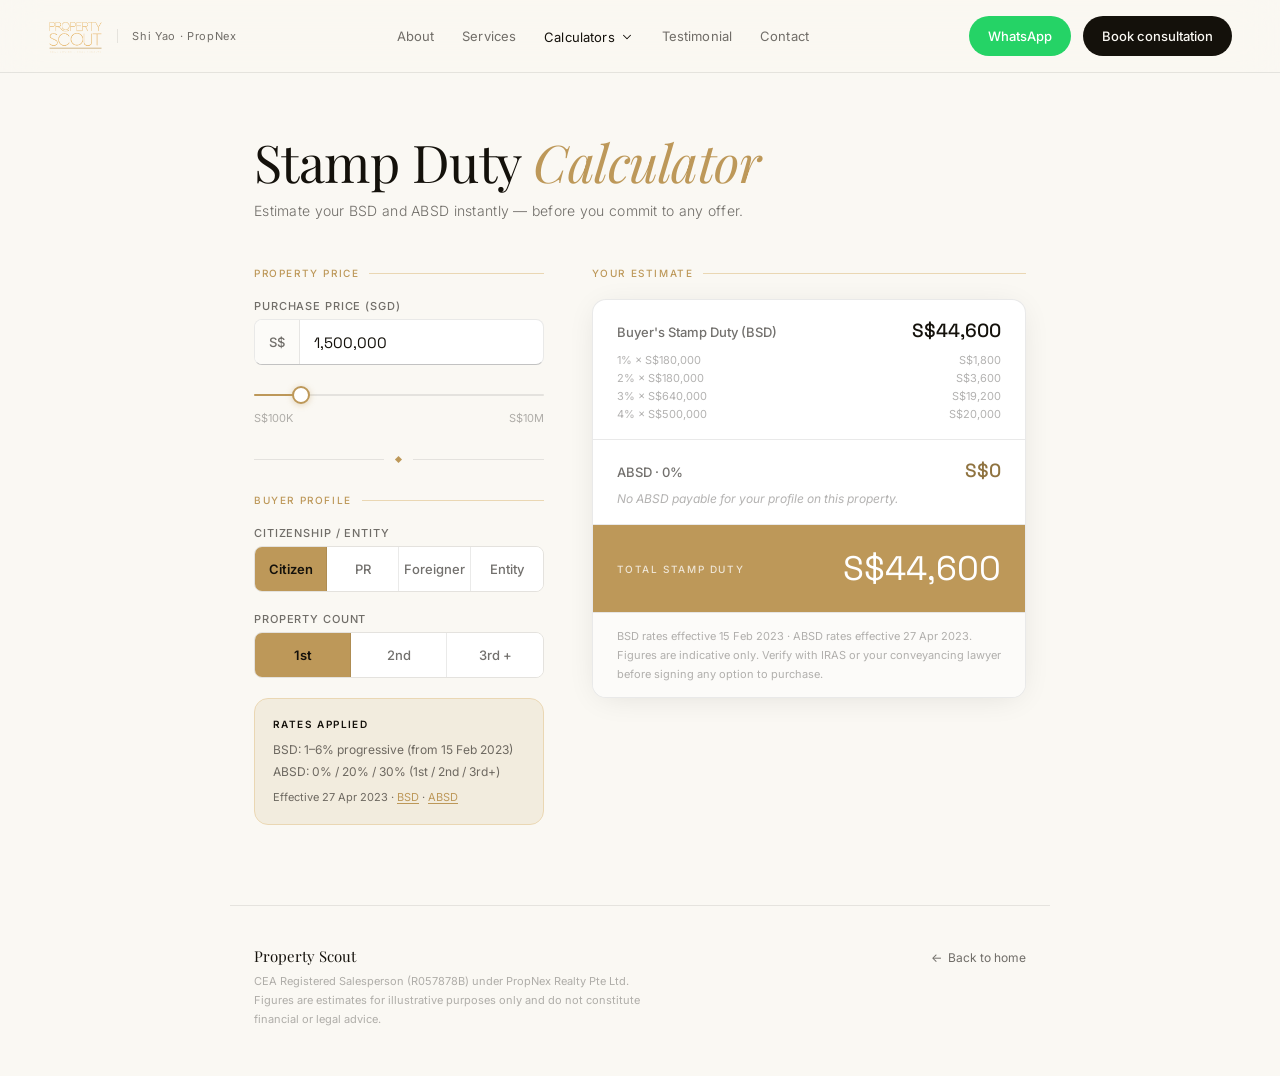
<file: Stamp Duty Calculator.html>
<!DOCTYPE html>
<html lang="en">
<head>
<meta charset="UTF-8">
<meta name="viewport" content="width=device-width, initial-scale=1.0">
<title>Stamp Duty Calculator — Property Scout</title>
<meta name="description" content="Calculate your Buyer's Stamp Duty (BSD) and Additional Buyer's Stamp Duty (ABSD) instantly. Singapore IRAS rates — by Shi Yao, PropNex." />

<!-- Meta Pixel Code -->
<script>
!function(f,b,e,v,n,t,s)
{if(f.fbq)return;n=f.fbq=function(){n.callMethod?
n.callMethod.apply(n,arguments):n.queue.push(arguments)};
if(!f._fbq)f._fbq=n;n.push=n;n.loaded=!0;n.version='2.0';
n.queue=[];t=b.createElement(e);t.async=!0;
t.src=v;s=b.getElementsByTagName(e)[0];
s.parentNode.insertBefore(t,s)}(window, document,'script',
'https://connect.facebook.net/en_US/fbevents.js');
fbq('init', '2206597736798243');
fbq('track', 'PageView');
</script>
<!-- End Meta Pixel Code -->

<link rel="preconnect" href="https://fonts.googleapis.com">
<link rel="preconnect" href="https://fonts.gstatic.com" crossorigin>
<link href="https://fonts.googleapis.com/css2?family=Playfair+Display:ital,wght@0,400;0,500;0,600;1,400;1,500&family=Inter:wght@300;400;500;600&family=Space+Grotesk:wght@300;400;500&display=swap" rel="stylesheet">

<style>
:root {
  --ink: #14110b;
  --ink-60: rgba(20,17,11,0.6);
  --ink-30: rgba(20,17,11,0.32);
  --ink-10: rgba(20,17,11,0.09);
  --gold: #bd9859;
  --gold-light: #ead7b3;
  --gold-dim: rgba(189,152,89,0.13);
  --gold-deep: #8f7340;
  --cream: #faf8f3;
  --white: #ffffff;
  --radius: 8px;
  --radius-lg: 14px;
}

*, *::before, *::after { box-sizing: border-box; margin: 0; padding: 0; }

body {
  font-family: 'Inter', sans-serif;
  background: var(--cream);
  color: var(--ink);
  min-height: 100vh;
  -webkit-font-smoothing: antialiased;
}

/* ── NAV (matches New Launch Calculator) ── */
.ps-nav {
  position: sticky; top: 0; z-index: 50;
  backdrop-filter: blur(18px) saturate(160%);
  -webkit-backdrop-filter: blur(18px) saturate(160%);
  background: color-mix(in oklab, var(--cream) 78%, transparent);
  border-bottom: 1px solid var(--ink-10);
}
.ps-nav-inner {
  max-width: 1320px; margin: 0 auto;
  padding: 0 clamp(20px,4vw,48px);
  height: 72px;
  display: flex; align-items: center; justify-content: space-between; gap: 24px;
}
.ps-brand {
  display: flex; align-items: center; gap: 14px;
  text-decoration: none; flex-shrink: 0;
}
.ps-brand img { height: 36px; width: auto; display: block; }
.ps-brand-sub {
  font-size: 11px; color: var(--ink-60);
  letter-spacing: 0.06em; white-space: nowrap;
  padding-left: 14px; border-left: 1px solid var(--ink-10);
}
.ps-nav-links {
  display: flex; align-items: center; gap: 28px;
  flex: 1; justify-content: center;
}
.ps-nav-links a {
  font-size: 13px; color: var(--ink-60); text-decoration: none;
  font-weight: 400; letter-spacing: 0.01em; position: relative;
  transition: color .2s ease;
}
.ps-nav-links a:hover, .ps-nav-links a.active { color: var(--ink); }
.ps-nav-links a::after {
  content: ""; position: absolute; left: 0; bottom: -2px;
  width: 0; height: 1px; background: var(--gold); transition: width .3s ease;
}
.ps-nav-links a:hover::after, .ps-nav-links a.active::after { width: 100%; }

/* Dropdown */
.ps-dd { position: relative; }
.ps-dd-trigger {
  display: inline-flex; align-items: center; gap: 5px;
  font-size: 13px; color: var(--ink-60); cursor: pointer;
  font-family: 'Inter', sans-serif; font-weight: 400;
  letter-spacing: 0.01em; position: relative;
  transition: color .2s ease;
}
.ps-dd-trigger.active, .ps-dd:focus-within .ps-dd-trigger { color: var(--ink); }
.ps-dd-chev { transition: transform .2s ease; }
.ps-dd:focus-within .ps-dd-chev { transform: rotate(180deg); }
.ps-dd-menu {
  position: absolute; top: calc(100% + 14px); left: 50%;
  transform: translateX(-50%);
  background: var(--white); border-radius: 14px;
  padding: 8px; min-width: 220px;
  box-shadow: 0 8px 40px -8px rgba(20,17,11,.18), 0 0 0 1px var(--ink-10);
  opacity: 0; pointer-events: none;
  transition: opacity .18s ease, transform .18s ease;
  transform: translateX(-50%) translateY(-6px);
}
.ps-dd:focus-within .ps-dd-menu {
  opacity: 1; pointer-events: all;
  transform: translateX(-50%) translateY(0);
}
.ps-dd-menu::before {
  content: ""; position: absolute; top: -10px; left: 0; right: 0; height: 10px;
}
.ps-dd-item {
  display: flex; align-items: center; justify-content: space-between; gap: 12px;
  padding: 11px 14px; border-radius: 9px;
  font-size: 13px; color: var(--ink); text-decoration: none;
  transition: background .15s ease, color .15s ease;
}
.ps-dd-item::after { display: none; }
.ps-dd-item:hover { background: rgba(189,152,89,0.10); color: var(--gold); }
.ps-dd-item.active { color: var(--gold); }
.ps-dd-item.is-soon { color: var(--ink-30); cursor: default; }
.ps-dd-item.is-soon:hover { background: transparent; color: var(--ink-30); }
.ps-dd-soon {
  font-size: 10px; letter-spacing: 0.14em; text-transform: uppercase;
  background: var(--gold-dim); color: var(--gold);
  padding: 3px 8px; border-radius: 99px; font-style: normal;
}
.ps-dd-sep { height: 1px; background: var(--ink-10); margin: 6px 4px; }
.ps-nav-cta { display: flex; align-items: center; gap: 12px; }
.ps-btn {
  display: inline-flex; align-items: center; gap: 8px;
  height: 40px; padding: 0 18px; border-radius: 999px;
  font-family: 'Inter', sans-serif; font-size: 13px; font-weight: 500;
  text-decoration: none; border: 1px solid transparent;
  transition: background .2s ease, color .2s ease, transform .2s ease;
}
.ps-btn:hover { transform: translateY(-1px); }
.ps-btn-wa { background: #25d366; color: #fff; }
.ps-btn-wa:hover { background: #1fb858; }
.ps-btn-primary { background: var(--ink); color: var(--cream); }
.ps-btn-primary:hover { background: var(--gold); color: #14110b; }

@media (max-width: 1024px) { .ps-nav-links { display: none; } }
@media (max-width: 560px) {
  .ps-brand-sub { display: none; }
  .ps-nav-cta .ps-btn-primary { display: none; }
}

/* ── PAGE ── */
.page {
  max-width: 820px;
  margin: 0 auto;
  padding: 60px 24px 80px;
}

/* ── HERO ── */
.hero { margin-bottom: 48px; }
.hero-title {
  font-family: 'Playfair Display', serif;
  font-size: 52px; font-weight: 300; line-height: 1.1;
  letter-spacing: -0.01em; color: var(--ink);
  margin-bottom: 12px;
}
.hero-title em { font-style: italic; color: var(--gold); }
.hero-sub { font-size: 14px; color: var(--ink-60); font-weight: 300; letter-spacing: 0.02em; }

/* ── RULE ── */
.rule {
  display: flex; align-items: center; gap: 12px; margin: 32px 0;
}
.rule::before, .rule::after {
  content: ''; flex: 1; height: 1px; background: var(--ink-10);
}
.rule-diamond {
  width: 5px; height: 5px; background: var(--gold);
  transform: rotate(45deg); flex-shrink: 0;
}

/* ── SECTION LABEL ── */
.section-label {
  font-size: 10px; font-weight: 500; letter-spacing: 0.16em;
  text-transform: uppercase; color: var(--gold); margin-bottom: 20px;
  display: flex; align-items: center; gap: 10px;
}
.section-label::after { content: ''; flex: 1; height: 1px; background: var(--gold-light); }

/* ── GRID LAYOUT ── */
.calc-grid {
  display: grid;
  grid-template-columns: 1fr 1.5fr;
  gap: 0 48px;
  align-items: start;
}
.calc-inputs {}
.calc-results { position: sticky; top: 90px; }

/* ── FIELDS ── */
.field { display: flex; flex-direction: column; gap: 6px; margin-bottom: 20px; }
.field label {
  font-size: 11px; font-weight: 500; letter-spacing: 0.08em;
  text-transform: uppercase; color: var(--ink-60);
}
.price-wrap {
  display: flex; align-items: center;
  border: 1px solid var(--ink-10);
  border-bottom: 1px solid rgba(14,14,14,0.25);
  border-radius: var(--radius);
  background: var(--white);
  overflow: hidden;
  transition: border-color .2s;
}
.price-wrap:focus-within { border-color: var(--gold); border-bottom-color: var(--gold); }
.price-prefix {
  padding: 0 14px; height: 44px; display: flex; align-items: center;
  font-size: 13px; color: var(--ink-60); font-weight: 500;
  border-right: 1px solid var(--ink-10);
  background: color-mix(in oklab, var(--cream) 60%, var(--white));
  flex-shrink: 0;
}
.price-input {
  flex: 1; border: none; outline: none; background: transparent;
  padding: 0 14px; height: 44px; min-width: 0;
  font-size: 15px; font-family: 'Space Grotesk', 'Inter', sans-serif; font-weight: 400;
  color: var(--ink);
}

/* ── SLIDER ── */
.slider-field { margin-bottom: 28px; }
.slider-track-wrap {
  position: relative; height: 20px; display: flex; align-items: center;
}
.slider-track-bg {
  position: absolute; left: 0; right: 0; height: 2px;
  background: var(--ink-10); border-radius: 1px;
}
.slider-track-fill {
  position: absolute; left: 0; height: 2px;
  background: var(--gold); border-radius: 1px; pointer-events: none;
}
input[type=range] {
  -webkit-appearance: none; position: relative;
  width: 100%; height: 20px; background: transparent;
  outline: none; cursor: pointer; margin: 0; z-index: 1;
}
input[type=range]::-webkit-slider-runnable-track { height: 2px; background: transparent; }
input[type=range]::-webkit-slider-thumb {
  -webkit-appearance: none; width: 18px; height: 18px; border-radius: 50%;
  background: var(--white); border: 2px solid var(--gold);
  box-shadow: 0 1px 6px rgba(189,152,89,.4);
  margin-top: -8px; cursor: pointer;
}
input[type=range]::-moz-range-thumb {
  width: 18px; height: 18px; border-radius: 50%;
  background: var(--white); border: 2px solid var(--gold);
  box-shadow: 0 1px 6px rgba(189,152,89,.4); cursor: pointer;
}
.slider-labels {
  display: flex; justify-content: space-between;
  font-size: 11px; color: var(--ink-30); margin-top: 6px;
}

/* ── SEGMENTED CONTROL ── */
.seg-wrap { display: flex; border: 1px solid var(--ink-10); border-radius: var(--radius); overflow: hidden; }
.seg-btn {
  flex: 1; height: 44px; font-size: 13px; font-weight: 500;
  background: var(--white); color: var(--ink-60);
  border: none; border-right: 1px solid var(--ink-10);
  cursor: pointer; transition: background .14s, color .14s; text-align: center;
  font-family: 'Inter', sans-serif;
}
.seg-btn:last-child { border-right: none; }
.seg-btn.active { background: var(--gold); color: #14110b; font-weight: 600; }
.seg-btn:hover:not(.active) { background: var(--gold-dim); color: var(--ink); }

/* ── RATES CARD ── */
.rates-card {
  background: var(--gold-dim); border: 1px solid var(--gold-light);
  border-radius: var(--radius-lg); padding: 16px 18px;
  font-size: 12px; line-height: 1.8; color: var(--ink-60);
  margin-top: 4px;
}
.rates-card-title {
  font-size: 10px; font-weight: 600; letter-spacing: 0.14em;
  text-transform: uppercase; color: var(--ink); margin-bottom: 6px;
}
.rates-card a { color: var(--gold); text-decoration: underline; text-underline-offset: 2px; }

/* ── RESULTS PANEL ── */
.results-panel {
  background: var(--white); border-radius: var(--radius-lg);
  border: 1px solid var(--ink-10);
  box-shadow: 0 4px 32px -8px rgba(20,17,11,.12);
  overflow: hidden;
}
.res-row {
  padding: 18px 24px;
  border-bottom: 1px solid var(--ink-10);
}
.res-row:last-of-type { border-bottom: none; }
.res-head {
  display: flex; justify-content: space-between; align-items: baseline; gap: 12px;
}
.res-head-label { font-size: 13px; font-weight: 500; color: var(--ink-60); }
.res-head-amt {
  font-family: 'Space Grotesk', 'Inter', sans-serif;
  font-size: 19px; font-weight: 500; color: var(--ink); white-space: nowrap;
}
.res-head-amt.absd { color: var(--gold-deep); }
.bsd-tiers {
  margin-top: 10px; display: flex; flex-direction: column; gap: 4px;
}
.tier-row {
  display: flex; justify-content: space-between;
  font-size: 11px; color: var(--ink-30);
}
.absd-nil {
  margin-top: 8px; font-size: 12px; color: var(--ink-30); font-style: italic;
}
.total-row {
  padding: 22px 24px;
  display: flex; justify-content: space-between; align-items: center; gap: 12px;
  background: var(--gold);
}
.total-lhs .total-label {
  font-size: 10px; letter-spacing: 0.16em; text-transform: uppercase;
  color: rgba(255,255,255,.75); font-weight: 500;
}
.total-amt {
  font-family: 'Space Grotesk', 'Inter', sans-serif;
  font-size: 34px; font-weight: 400; color: var(--white); white-space: nowrap;
}
.disclaimer {
  padding: 14px 24px; font-size: 11px; color: var(--ink-30);
  line-height: 1.7; border-top: 1px solid var(--ink-10);
  background: color-mix(in oklab, var(--cream) 50%, var(--white));
}
.disclaimer a { color: var(--gold); text-decoration: underline; text-underline-offset: 2px; }

/* ── FOOTER ── */
.footer {
  max-width: 820px; margin: 0 auto;
  padding: 40px 24px 48px;
  border-top: 1px solid var(--ink-10);
  display: flex; align-items: flex-start; justify-content: space-between;
  gap: 24px; flex-wrap: wrap;
}
.footer-brand {
  font-family: 'Playfair Display', serif; font-size: 15px; color: var(--ink);
}
.footer-disc {
  font-size: 11px; color: var(--ink-30); max-width: 56ch;
  line-height: 1.7; margin-top: 6px;
}
.back {
  font-size: 12px; color: var(--ink-60); text-decoration: none;
  display: inline-flex; align-items: center; gap: 6px; margin-top: 4px;
  transition: color .2s;
}
.back:hover { color: var(--gold); }

/* ── ANIMATIONS ── */
@keyframes fadeUp {
  from { opacity: 0; transform: translateY(12px); }
  to { opacity: 1; transform: translateY(0); }
}
.hero  { animation: fadeUp .5s ease both .05s; }
.calc-grid { animation: fadeUp .5s ease both .1s; }

@media (max-width: 720px) {
  .calc-grid { grid-template-columns: 1fr; }
  .calc-results { position: static; margin-top: 8px; }
  .hero-title { font-size: 38px; }
}

<template id="__bundler_thumbnail" data-bg-color="#14110b">
  <svg viewBox="0 0 1200 800" xmlns="http://www.w3.org/2000/svg">
    <rect width="1200" height="800" fill="#14110b"/>
    <g transform="translate(460,220)" fill="none" stroke="#bd9859" stroke-width="10" stroke-linecap="round" stroke-linejoin="round">
      <path d="M40 0 h200 a20 20 0 0 1 20 20 v320 a20 20 0 0 1-20 20 H40 a20 20 0 0 1-20-20 V20 a20 20 0 0 1 20-20z"/>
      <line x1="20" y1="80" x2="260" y2="80"/>
      <line x1="60" y1="130" x2="220" y2="130"/>
      <line x1="60" y1="165" x2="220" y2="165"/>
      <line x1="60" y1="200" x2="220" y2="200"/>
      <line x1="60" y1="250" x2="220" y2="250"/>
      <line x1="60" y1="285" x2="160" y2="285"/>
    </g>
    <text x="600" y="640" text-anchor="middle" font-family="Georgia, serif" font-size="46" fill="#faf8f3">Stamp Duty Calculator</text>
    <text x="600" y="690" text-anchor="middle" font-family="Georgia, serif" font-size="22" fill="#bd9859">BSD · ABSD</text>
  </svg>
</template>
</style>
</head>
<body>

<!-- NAV -->
<nav class="ps-nav">
  <div class="ps-nav-inner">
    <a class="ps-brand" href="index.html" aria-label="Property Scout — home">
      <img src="assets/property-scout-logo.png" alt="Property Scout" />
      <span class="ps-brand-sub">Shi Yao · PropNex</span>
    </a>
    <div class="ps-nav-links">
      <a href="index.html#about">About</a>
      <a href="index.html#services">Services</a>
      <div class="ps-dd" tabindex="0">
        <span class="ps-dd-trigger active">Calculators
          <svg class="ps-dd-chev" width="14" height="14" viewBox="0 0 24 24" fill="none" stroke="currentColor" stroke-width="1.8" stroke-linecap="round" stroke-linejoin="round"><path d="M6 9l6 6 6-6"/></svg>
        </span>
        <div class="ps-dd-menu">
          <a class="ps-dd-item" href="calculators.html"><span>All calculators</span></a>
          <div class="ps-dd-sep"></div>
          <a class="ps-dd-item" href="New Launch Calculator.html"><span>New Launch Calculator</span></a>
          <a class="ps-dd-item active" href="Stamp Duty Calculator.html"><span>Stamp Duty Calculator</span></a>
        </div>
      </div>
      <a href="index.html#testimonial">Testimonial</a>
      <a href="index.html#contact">Contact</a>
    </div>
    <div class="ps-nav-cta">
      <a class="ps-btn ps-btn-wa" href="https://wa.me/6588877800?text=Hi%20Shi%20Yao%2C%20I'd%20like%20to%20find%20out%20more%20about%20my%20property%20options." target="_blank" rel="noreferrer">WhatsApp</a>
      <a class="ps-btn ps-btn-primary" href="index.html#contact">Book consultation</a>
    </div>
  </div>
</nav>

<!-- PAGE -->
<div class="page">

  <div class="hero">
    <h1 class="hero-title">Stamp Duty <em>Calculator</em></h1>
    <p class="hero-sub">Estimate your BSD and ABSD instantly — before you commit to any offer.</p>
  </div>

  <div class="calc-grid">

    <!-- INPUTS -->
    <div class="calc-inputs">

      <div class="section-label">Property price</div>

      <div class="field">
        <label>Purchase price (SGD)</label>
        <div class="price-wrap">
          <span class="price-prefix">S$</span>
          <input class="price-input" type="text" id="price-display" value="1,500,000" inputmode="numeric" autocomplete="off" />
          <input type="hidden" id="price-val" value="1500000" />
        </div>
      </div>

      <div class="slider-field">
        <div class="slider-track-wrap">
          <div class="slider-track-bg"></div>
          <div class="slider-track-fill" id="price-fill" style="width:14.4%"></div>
          <input type="range" id="price-slider" min="100000" max="10000000" step="50000" value="1500000" />
        </div>
        <div class="slider-labels"><span>S$100K</span><span>S$10M</span></div>
      </div>

      <div class="rule"><div class="rule-diamond"></div></div>

      <div class="section-label">Buyer profile</div>

      <div class="field">
        <label>Citizenship / entity</label>
        <div class="seg-wrap" id="buyer-seg">
          <button class="seg-btn active" data-val="sc">Citizen</button>
          <button class="seg-btn" data-val="spr">PR</button>
          <button class="seg-btn" data-val="foreigner">Foreigner</button>
          <button class="seg-btn" data-val="entity">Entity</button>
        </div>
      </div>

      <div class="field" id="count-field">
        <label>Property count</label>
        <div class="seg-wrap" id="count-seg">
          <button class="seg-btn active" data-val="1">1st</button>
          <button class="seg-btn" data-val="2">2nd</button>
          <button class="seg-btn" data-val="3">3rd +</button>
        </div>
      </div>

      <div class="rates-card" id="rates-card">
        <div class="rates-card-title">Rates applied</div>
        <div id="rates-bsd-line">BSD: 1–6% progressive (from 15 Feb 2023)</div>
        <div id="rates-absd-line">ABSD: 0% (1st property)</div>
        <div style="margin-top:6px;font-size:11px;">
          Effective 27 Apr 2023 ·
          <a href="https://www.iras.gov.sg/taxes/stamp-duty/for-property/buying-or-acquiring-property/buyer%27s-stamp-duty-(bsd)" target="_blank" rel="noreferrer">BSD</a> ·
          <a href="https://www.iras.gov.sg/taxes/stamp-duty/for-property/buying-or-acquiring-property/additional-buyer%27s-stamp-duty-(absd)" target="_blank" rel="noreferrer">ABSD</a>
        </div>
      </div>

    </div>

    <!-- RESULTS -->
    <div class="calc-results">

      <div class="section-label">Your estimate</div>

      <div class="results-panel">

        <div class="res-row">
          <div class="res-head">
            <span class="res-head-label">Buyer's Stamp Duty (BSD)</span>
            <span class="res-head-amt" id="bsd-total">S$36,600</span>
          </div>
          <div class="bsd-tiers" id="bsd-tiers"></div>
        </div>

        <div class="res-row">
          <div class="res-head">
            <span class="res-head-label" id="absd-label">ABSD · 0%</span>
            <span class="res-head-amt absd" id="absd-total">S$0</span>
          </div>
          <div class="absd-nil" id="absd-nil" style="display:none">No ABSD payable for your profile on this property.</div>
        </div>

        <div class="total-row">
          <div class="total-lhs">
            <div class="total-label">Total stamp duty</div>
          </div>
          <div class="total-amt" id="total-amt">S$36,600</div>
        </div>

        <div class="disclaimer">
          BSD rates effective 15 Feb 2023 · ABSD rates effective 27 Apr 2023.<br />
          Figures are indicative only. Verify with IRAS or your conveyancing lawyer before signing any option to purchase.
        </div>

      </div>
    </div>

  </div>
</div>

<!-- FOOTER -->
<footer class="footer">
  <div>
    <div class="footer-brand">Property Scout</div>
    <p class="footer-disc">CEA Registered Salesperson (R057878B) under PropNex Realty Pte Ltd. Figures are estimates for illustrative purposes only and do not constitute financial or legal advice.</p>
  </div>
  <a class="back" href="index.html">&#8592;&nbsp; Back to home</a>
</footer>

<script>
// ── BSD tiers (residential, 15 Feb 2023) ──
var BSD_TIERS = [
  { band: 180000,   rate: 0.01 },
  { band: 180000,   rate: 0.02 },
  { band: 640000,   rate: 0.03 },
  { band: 500000,   rate: 0.04 },
  { band: 1500000,  rate: 0.05 },
  { band: Infinity, rate: 0.06 }
];

// ── ABSD rates [1st, 2nd, 3rd+] (27 Apr 2023) ──
var ABSD_RATES = {
  sc:        [0,    0.20, 0.30],
  spr:       [0.05, 0.30, 0.35],
  foreigner: [0.60],
  entity:    [0.65]
};

var ABSD_LABELS = {
  sc:        ['0% / 20% / 30% (1st / 2nd / 3rd+)', '20% / 30% (2nd / 3rd+)', '30% (3rd+ property)'],
  spr:       ['5% / 30% / 35% (1st / 2nd / 3rd+)', '30% / 35% (2nd / 3rd+)', '35% (3rd+ property)'],
  foreigner: ['60% (any property)'],
  entity:    ['65% (any property)']
};

var buyerType = 'sc';
var propCount = 1;

function fmtSGD(n) {
  return 'S$' + Math.round(n).toLocaleString('en-SG');
}
function fmtPct(r) {
  var p = r * 100;
  return (p % 1 === 0 ? p.toFixed(0) : p.toFixed(1)) + '%';
}

function calcBSD(price) {
  var rem = price, total = 0, rows = [];
  for (var i = 0; i < BSD_TIERS.length; i++) {
    if (rem <= 0) break;
    var t = BSD_TIERS[i];
    var taxable = t.band === Infinity ? rem : Math.min(rem, t.band);
    var tax = taxable * t.rate;
    rows.push({ taxable: taxable, rate: t.rate, tax: tax });
    rem -= taxable; total += tax;
  }
  return { total: total, rows: rows };
}

function getAbsdRate() {
  var rates = ABSD_RATES[buyerType] || [0];
  return rates[Math.min(propCount - 1, rates.length - 1)];
}

function calculate() {
  var price = parseInt(document.getElementById('price-val').value, 10) || 0;
  var bsd = calcBSD(price);
  var absdRate = getAbsdRate();
  var absdAmt = price * absdRate;
  var total = bsd.total + absdAmt;

  // BSD total
  document.getElementById('bsd-total').textContent = price > 0 ? fmtSGD(bsd.total) : '—';

  // BSD breakdown rows
  var tiersEl = document.getElementById('bsd-tiers');
  tiersEl.innerHTML = '';
  if (price > 0) {
    bsd.rows.forEach(function(r) {
      var row = document.createElement('div');
      row.className = 'tier-row';
      row.innerHTML = '<span>' + fmtPct(r.rate) + ' \u00d7 ' + fmtSGD(r.taxable) + '</span><span>' + fmtSGD(r.tax) + '</span>';
      tiersEl.appendChild(row);
    });
  }

  // ABSD
  document.getElementById('absd-label').textContent = 'ABSD \u00b7 ' + fmtPct(absdRate);
  document.getElementById('absd-total').textContent = price > 0 ? fmtSGD(absdAmt) : '—';
  document.getElementById('absd-nil').style.display = (price > 0 && absdRate === 0) ? 'block' : 'none';

  // Total
  document.getElementById('total-amt').textContent = price > 0 ? fmtSGD(total) : '—';

  // Rates card
  var absdLabels = ABSD_LABELS[buyerType] || ['—'];
  var idx = Math.min(propCount - 1, absdLabels.length - 1);
  document.getElementById('rates-absd-line').textContent = 'ABSD: ' + absdLabels[idx];
}

// Price text input
document.getElementById('price-display').addEventListener('input', function() {
  var raw = this.value.replace(/[^0-9]/g, '');
  var num = parseInt(raw, 10) || 0;
  this.value = num > 0 ? num.toLocaleString('en-SG') : '';
  document.getElementById('price-val').value = num;
  // sync slider
  var slider = document.getElementById('price-slider');
  slider.value = Math.min(Math.max(num, 100000), 10000000);
  updateFill();
  calculate();
});

// Slider
var slider = document.getElementById('price-slider');
var fill = document.getElementById('price-fill');

function updateFill() {
  var min = 100000, max = 10000000;
  var val = parseInt(slider.value, 10);
  var pct = ((val - min) / (max - min) * 100).toFixed(2);
  fill.style.width = pct + '%';
}

slider.addEventListener('input', function() {
  var val = parseInt(this.value, 10);
  document.getElementById('price-val').value = val;
  document.getElementById('price-display').value = val.toLocaleString('en-SG');
  updateFill();
  calculate();
});

// Buyer type seg
document.getElementById('buyer-seg').addEventListener('click', function(e) {
  var btn = e.target.closest('.seg-btn');
  if (!btn) return;
  buyerType = btn.dataset.val;
  this.querySelectorAll('.seg-btn').forEach(function(b) { b.classList.remove('active'); });
  btn.classList.add('active');
  // Show/hide property count
  var showCount = buyerType === 'sc' || buyerType === 'spr';
  document.getElementById('count-field').style.display = showCount ? '' : 'none';
  propCount = 1;
  document.getElementById('count-seg').querySelectorAll('.seg-btn').forEach(function(b, i) {
    b.classList.toggle('active', i === 0);
  });
  calculate();
});

// Property count seg
document.getElementById('count-seg').addEventListener('click', function(e) {
  var btn = e.target.closest('.seg-btn');
  if (!btn) return;
  propCount = parseInt(btn.dataset.val, 10);
  this.querySelectorAll('.seg-btn').forEach(function(b) { b.classList.remove('active'); });
  btn.classList.add('active');
  calculate();
});

// Init
updateFill();
calculate();
</script>
</body>
</html>
</file>
